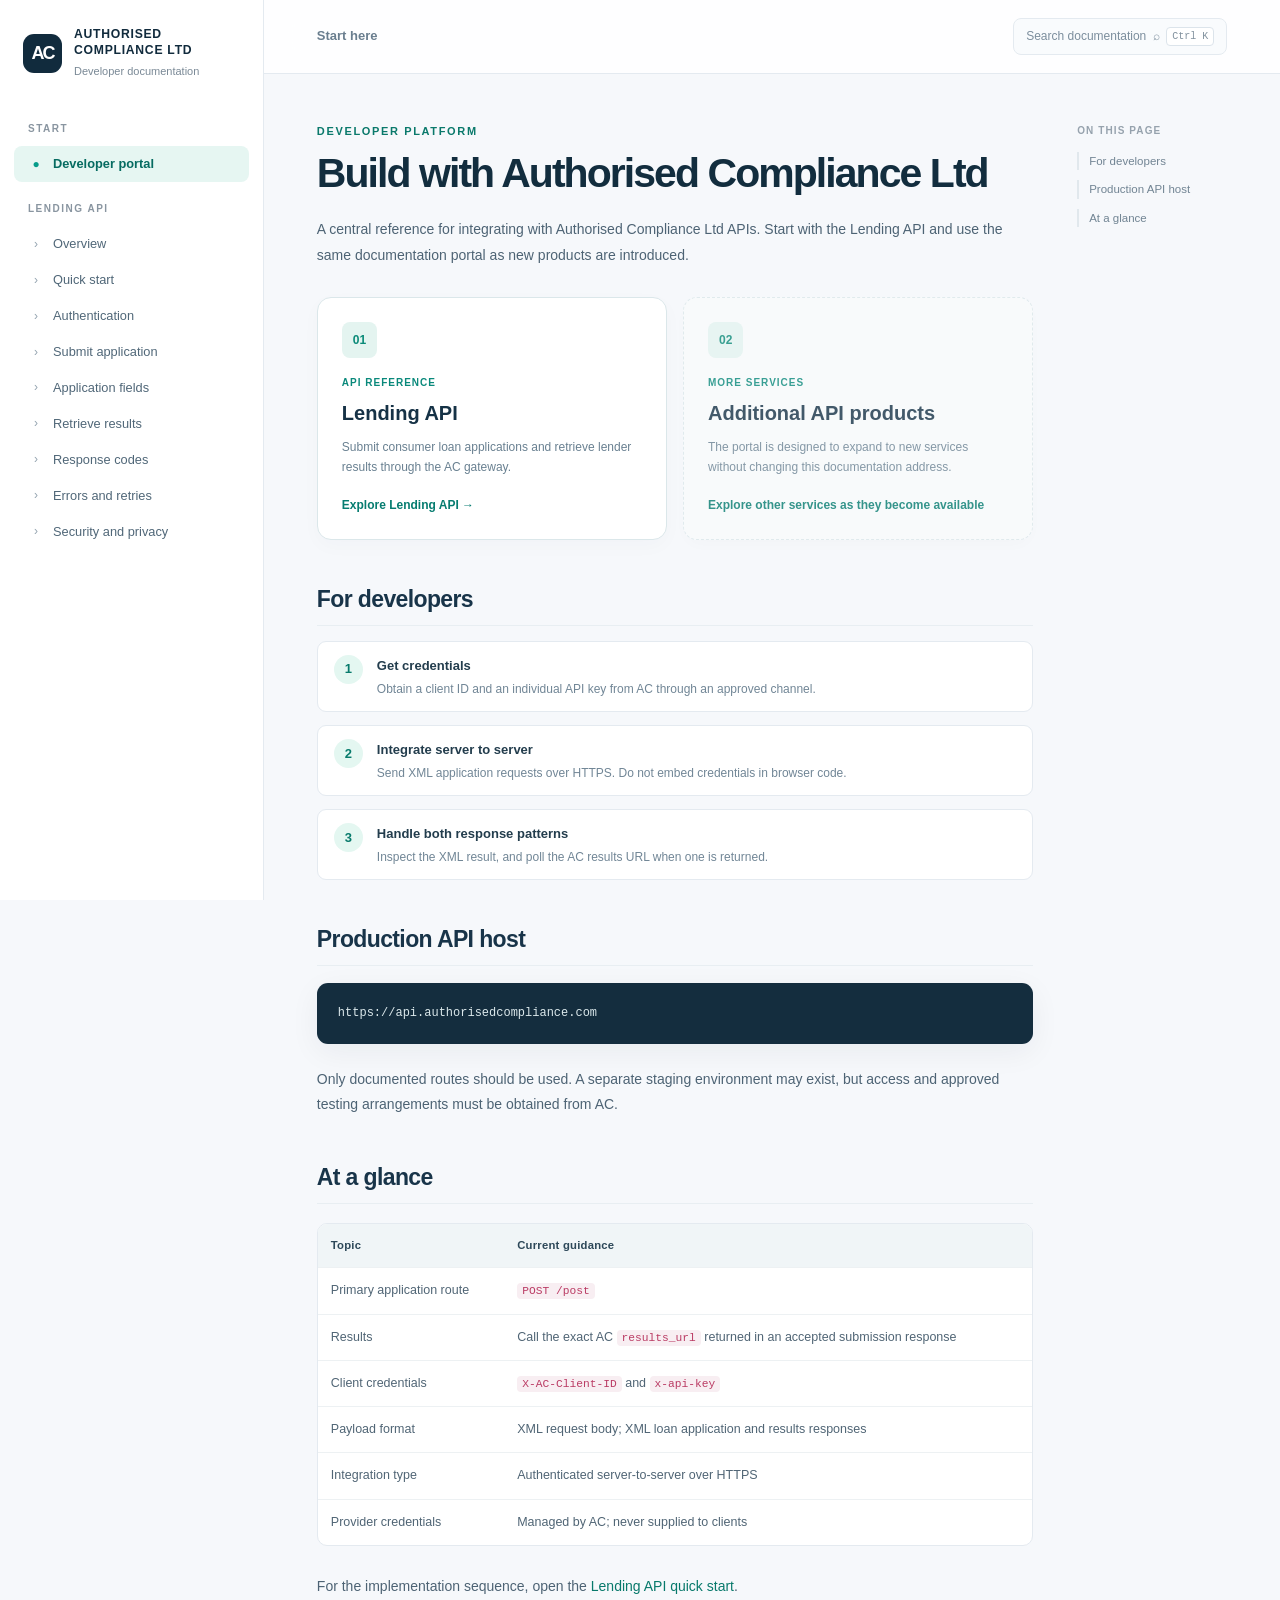
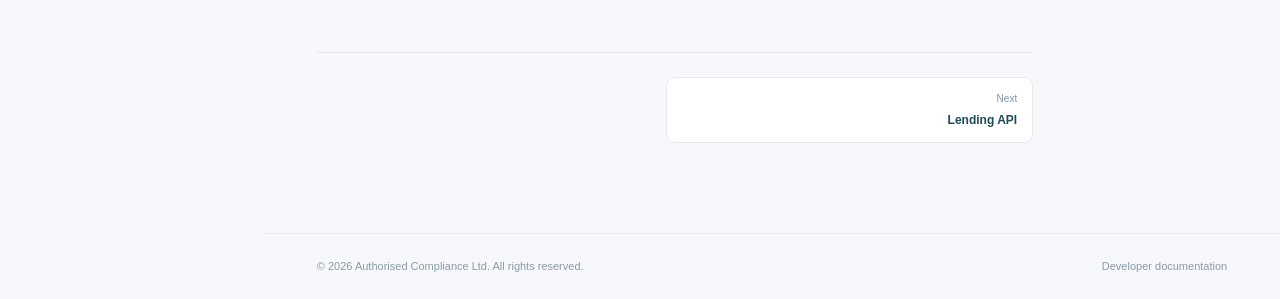
<file: index.html>
<!doctype html><html lang="en"><head><meta charset="utf-8"><meta name="viewport" content="width=device-width,initial-scale=1"><meta name="color-scheme" content="light"><meta name="description" content="Overview of the Authorised Compliance Ltd developer portal."><title>Developer portal | Authorised Compliance Ltd Developer Docs</title><link rel="stylesheet" href="./assets/styles.css"></head><body data-root="./"><div class="overlay-shade" id="sidebar-shade"></div><div class="site"><aside class="sidebar" id="sidebar"><a class="brand" href="./"><span class="brand-logo">AC</span><span><strong>AUTHORISED<br>COMPLIANCE LTD</strong><small>Developer documentation</small></span></a><nav class="nav"><div class="nav-section">START</div><a class="active" href="./"><span class="nav-icon">&#9679;</span>Developer portal</a><div class="nav-section">LENDING API</div><a class="" href="./lending/"><span class="nav-icon">&#8250;</span>Overview</a><a class="" href="./lending/quickstart/"><span class="nav-icon">&#8250;</span>Quick start</a><a class="" href="./lending/authentication/"><span class="nav-icon">&#8250;</span>Authentication</a><a class="" href="./lending/submit/"><span class="nav-icon">&#8250;</span>Submit application</a><a class="" href="./lending/fields/"><span class="nav-icon">&#8250;</span>Application fields</a><a class="" href="./lending/results/"><span class="nav-icon">&#8250;</span>Retrieve results</a><a class="" href="./lending/responses/"><span class="nav-icon">&#8250;</span>Response codes</a><a class="" href="./lending/errors/"><span class="nav-icon">&#8250;</span>Errors and retries</a><a class="" href="./lending/security/"><span class="nav-icon">&#8250;</span>Security and privacy</a></nav></aside><div class="main"><header class="topbar"><button class="menu-button" aria-label="Open navigation" id="menu-open">&#9776;</button><span class="toplabel">Start here</span><div class="top-actions"><button type="button" class="search-trigger" data-open-search><span>Search documentation</span>&#8981; <kbd>Ctrl K</kbd></button></div></header><div class="content-wrap"><main class="article"><div class="eyebrow">DEVELOPER PLATFORM</div>

<h1 id="build-with-authorised-compliance">Build with Authorised Compliance Ltd</h1>
<p>A central reference for integrating with Authorised Compliance Ltd APIs. Start with the Lending API and use the same documentation portal as new products are introduced.</p>


<div class="home-tiles">
  <a class="feature-tile" data-site-link="lending" href="lending/"><span class="tile-icon">01</span><span class="tile-kicker">API REFERENCE</span><strong>Lending API</strong><span>Submit consumer loan applications and retrieve lender results through the AC gateway.</span><span class="tile-cta">Explore Lending API &rarr;</span></a>
  <div class="feature-tile future"><span class="tile-icon">02</span><span class="tile-kicker">MORE SERVICES</span><strong>Additional API products</strong><span>The portal is designed to expand to new services without changing this documentation address.</span><span class="tile-cta">Explore other services as they become available</span></div>
</div>

<h2 id="for-developers">For developers</h2>
<div class="step-list"><div><b>1</b><span><strong>Get credentials</strong><small>Obtain a client ID and an individual API key from AC through an approved channel.</small></span></div><div><b>2</b><span><strong>Integrate server to server</strong><small>Send XML application requests over HTTPS. Do not embed credentials in browser code.</small></span></div><div><b>3</b><span><strong>Handle both response patterns</strong><small>Inspect the XML result, and poll the AC results URL when one is returned.</small></span></div></div>

<h2 id="production-api-host">Production API host</h2>
<pre><code class="language-text">https://api.authorisedcompliance.com
</code></pre>
<p>Only documented routes should be used. A separate staging environment may exist, but access and approved testing arrangements must be obtained from AC.</p>
<h2 id="at-a-glance">At a glance</h2>
<table>
<thead>
<tr>
  <th>Topic</th>
  <th>Current guidance</th>
</tr>
</thead>
<tbody>
<tr>
  <td>Primary application route</td>
  <td><code>POST /post</code></td>
</tr>
<tr>
  <td>Results</td>
  <td>Call the exact AC <code>results_url</code> returned in an accepted submission response</td>
</tr>
<tr>
  <td>Client credentials</td>
  <td><code>X-AC-Client-ID</code> and <code>x-api-key</code></td>
</tr>
<tr>
  <td>Payload format</td>
  <td>XML request body; XML loan application and results responses</td>
</tr>
<tr>
  <td>Integration type</td>
  <td>Authenticated server-to-server over HTTPS</td>
</tr>
<tr>
  <td>Provider credentials</td>
  <td>Managed by AC; never supplied to clients</td>
</tr>
</tbody>
</table>
<p>For the implementation sequence, open the <a href="lending/quickstart/">Lending API quick start</a>.</p>
<nav class="page-nav"><span style="flex:1"></span><a href="./lending/"><small>Next</small>Lending API</a></nav></main><aside class="toc" aria-label="On this page"><h4>On this page</h4><a href="#for-developers">For developers</a><a href="#production-api-host">Production API host</a><a href="#at-a-glance">At a glance</a></aside></div><footer class="footer"><span>&copy; 2026 Authorised Compliance Ltd. All rights reserved.</span><span>Developer documentation</span></footer></div></div><div class="search-overlay" id="search-overlay" role="dialog" aria-modal="true" aria-label="Search documentation"><div class="search-panel"><div class="search-top"><span>&#8981;</span><input id="search-input" autocomplete="off" aria-label="Search documentation" placeholder="Search API reference..."><button class="search-close" id="search-close">Esc</button></div><div id="search-results" class="search-results"></div></div></div><script src="./assets/site.js" defer></script></body></html>
</file>
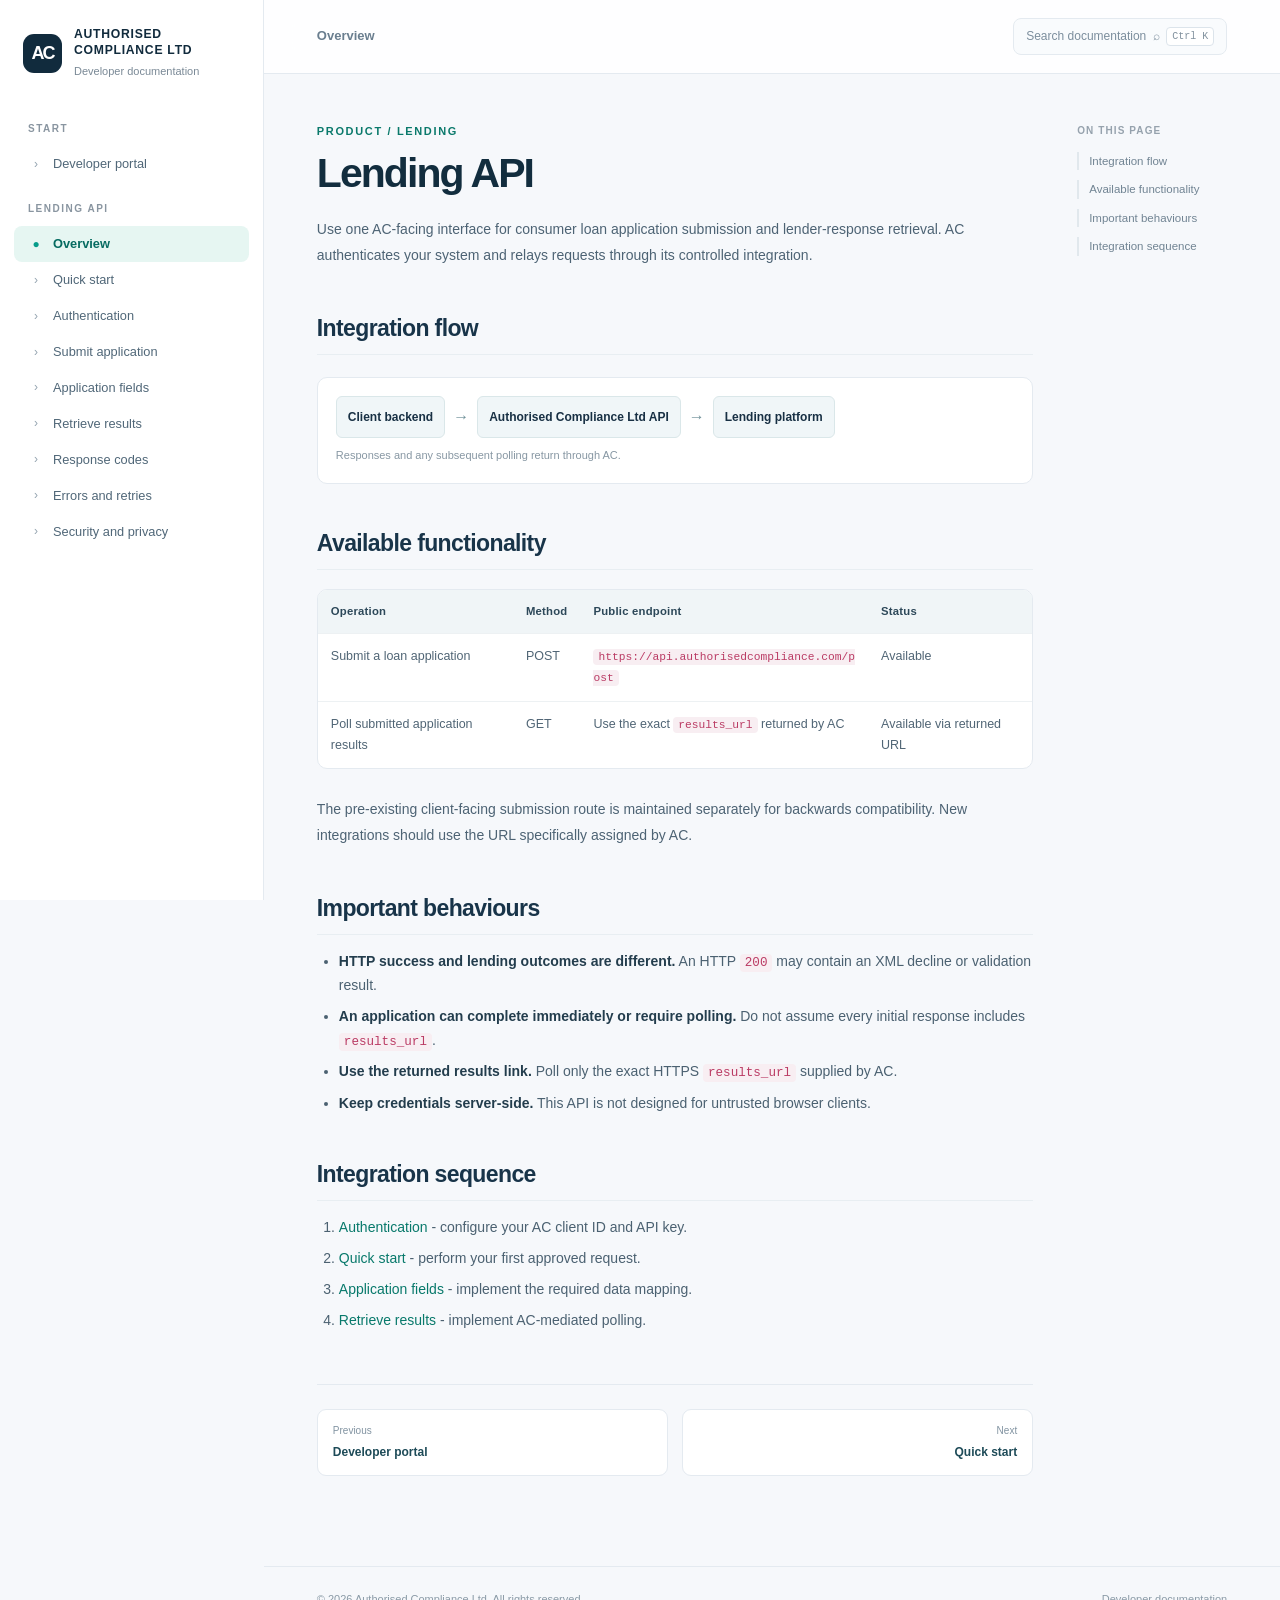
<file: lending/index.html>
<!doctype html><html lang="en"><head><meta charset="utf-8"><meta name="viewport" content="width=device-width,initial-scale=1"><meta name="color-scheme" content="light"><meta name="description" content="The current Authorised Compliance Ltd lending integration."><title>Lending API | Authorised Compliance Ltd Developer Docs</title><link rel="stylesheet" href="../assets/styles.css"></head><body data-root="../"><div class="overlay-shade" id="sidebar-shade"></div><div class="site"><aside class="sidebar" id="sidebar"><a class="brand" href="../"><span class="brand-logo">AC</span><span><strong>AUTHORISED<br>COMPLIANCE LTD</strong><small>Developer documentation</small></span></a><nav class="nav"><div class="nav-section">START</div><a class="" href="../"><span class="nav-icon">&#8250;</span>Developer portal</a><div class="nav-section">LENDING API</div><a class="active" href="../lending/"><span class="nav-icon">&#9679;</span>Overview</a><a class="" href="../lending/quickstart/"><span class="nav-icon">&#8250;</span>Quick start</a><a class="" href="../lending/authentication/"><span class="nav-icon">&#8250;</span>Authentication</a><a class="" href="../lending/submit/"><span class="nav-icon">&#8250;</span>Submit application</a><a class="" href="../lending/fields/"><span class="nav-icon">&#8250;</span>Application fields</a><a class="" href="../lending/results/"><span class="nav-icon">&#8250;</span>Retrieve results</a><a class="" href="../lending/responses/"><span class="nav-icon">&#8250;</span>Response codes</a><a class="" href="../lending/errors/"><span class="nav-icon">&#8250;</span>Errors and retries</a><a class="" href="../lending/security/"><span class="nav-icon">&#8250;</span>Security and privacy</a></nav></aside><div class="main"><header class="topbar"><button class="menu-button" aria-label="Open navigation" id="menu-open">&#9776;</button><span class="toplabel">Overview</span><div class="top-actions"><button type="button" class="search-trigger" data-open-search><span>Search documentation</span>&#8981; <kbd>Ctrl K</kbd></button></div></header><div class="content-wrap"><main class="article"><div class="eyebrow">PRODUCT / LENDING</div>

<h1 id="lending-api">Lending API</h1>
<p>Use one AC-facing interface for consumer loan application submission and lender-response retrieval. AC authenticates your system and relays requests through its controlled integration.</p>


<h2 id="integration-flow">Integration flow</h2>
<div class="diagram"><span>Client backend</span><i>&rarr;</i><span>Authorised Compliance Ltd API</span><i>&rarr;</i><span>Lending platform</span><small>Responses and any subsequent polling return through AC.</small></div>

<h2 id="available-functionality">Available functionality</h2>
<table>
<thead>
<tr>
  <th>Operation</th>
  <th>Method</th>
  <th>Public endpoint</th>
  <th>Status</th>
</tr>
</thead>
<tbody>
<tr>
  <td>Submit a loan application</td>
  <td>POST</td>
  <td><code>https://api.authorisedcompliance.com/post</code></td>
  <td>Available</td>
</tr>
<tr>
  <td>Poll submitted application results</td>
  <td>GET</td>
  <td>Use the exact <code>results_url</code> returned by AC</td>
  <td>Available via returned URL</td>
</tr>
</tbody>
</table>
<p>The pre-existing client-facing submission route is maintained separately for backwards compatibility. New integrations should use the URL specifically assigned by AC.</p>
<h2 id="important-behaviours">Important behaviours</h2>
<ul>
<li><strong>HTTP success and lending outcomes are different.</strong> An HTTP <code>200</code> may contain an XML decline or validation result.</li>
<li><strong>An application can complete immediately or require polling.</strong> Do not assume every initial response includes <code>results_url</code>.</li>
<li><strong>Use the returned results link.</strong> Poll only the exact HTTPS <code>results_url</code> supplied by AC.</li>
<li><strong>Keep credentials server-side.</strong> This API is not designed for untrusted browser clients.</li>
</ul>
<h2 id="integration-sequence">Integration sequence</h2>
<ol>
<li><a href="authentication/">Authentication</a> - configure your AC client ID and API key.</li>
<li><a href="quickstart/">Quick start</a> - perform your first approved request.</li>
<li><a href="fields/">Application fields</a> - implement the required data mapping.</li>
<li><a href="results/">Retrieve results</a> - implement AC-mediated polling.</li>

</ol>
<nav class="page-nav"><a href="../"><small>Previous</small>Developer portal</a><a href="../lending/quickstart/"><small>Next</small>Quick start</a></nav></main><aside class="toc" aria-label="On this page"><h4>On this page</h4><a href="#integration-flow">Integration flow</a><a href="#available-functionality">Available functionality</a><a href="#important-behaviours">Important behaviours</a><a href="#integration-sequence">Integration sequence</a></aside></div><footer class="footer"><span>&copy; 2026 Authorised Compliance Ltd. All rights reserved.</span><span>Developer documentation</span></footer></div></div><div class="search-overlay" id="search-overlay" role="dialog" aria-modal="true" aria-label="Search documentation"><div class="search-panel"><div class="search-top"><span>&#8981;</span><input id="search-input" autocomplete="off" aria-label="Search documentation" placeholder="Search API reference..."><button class="search-close" id="search-close">Esc</button></div><div id="search-results" class="search-results"></div></div></div><script src="../assets/site.js" defer></script></body></html>
</file>
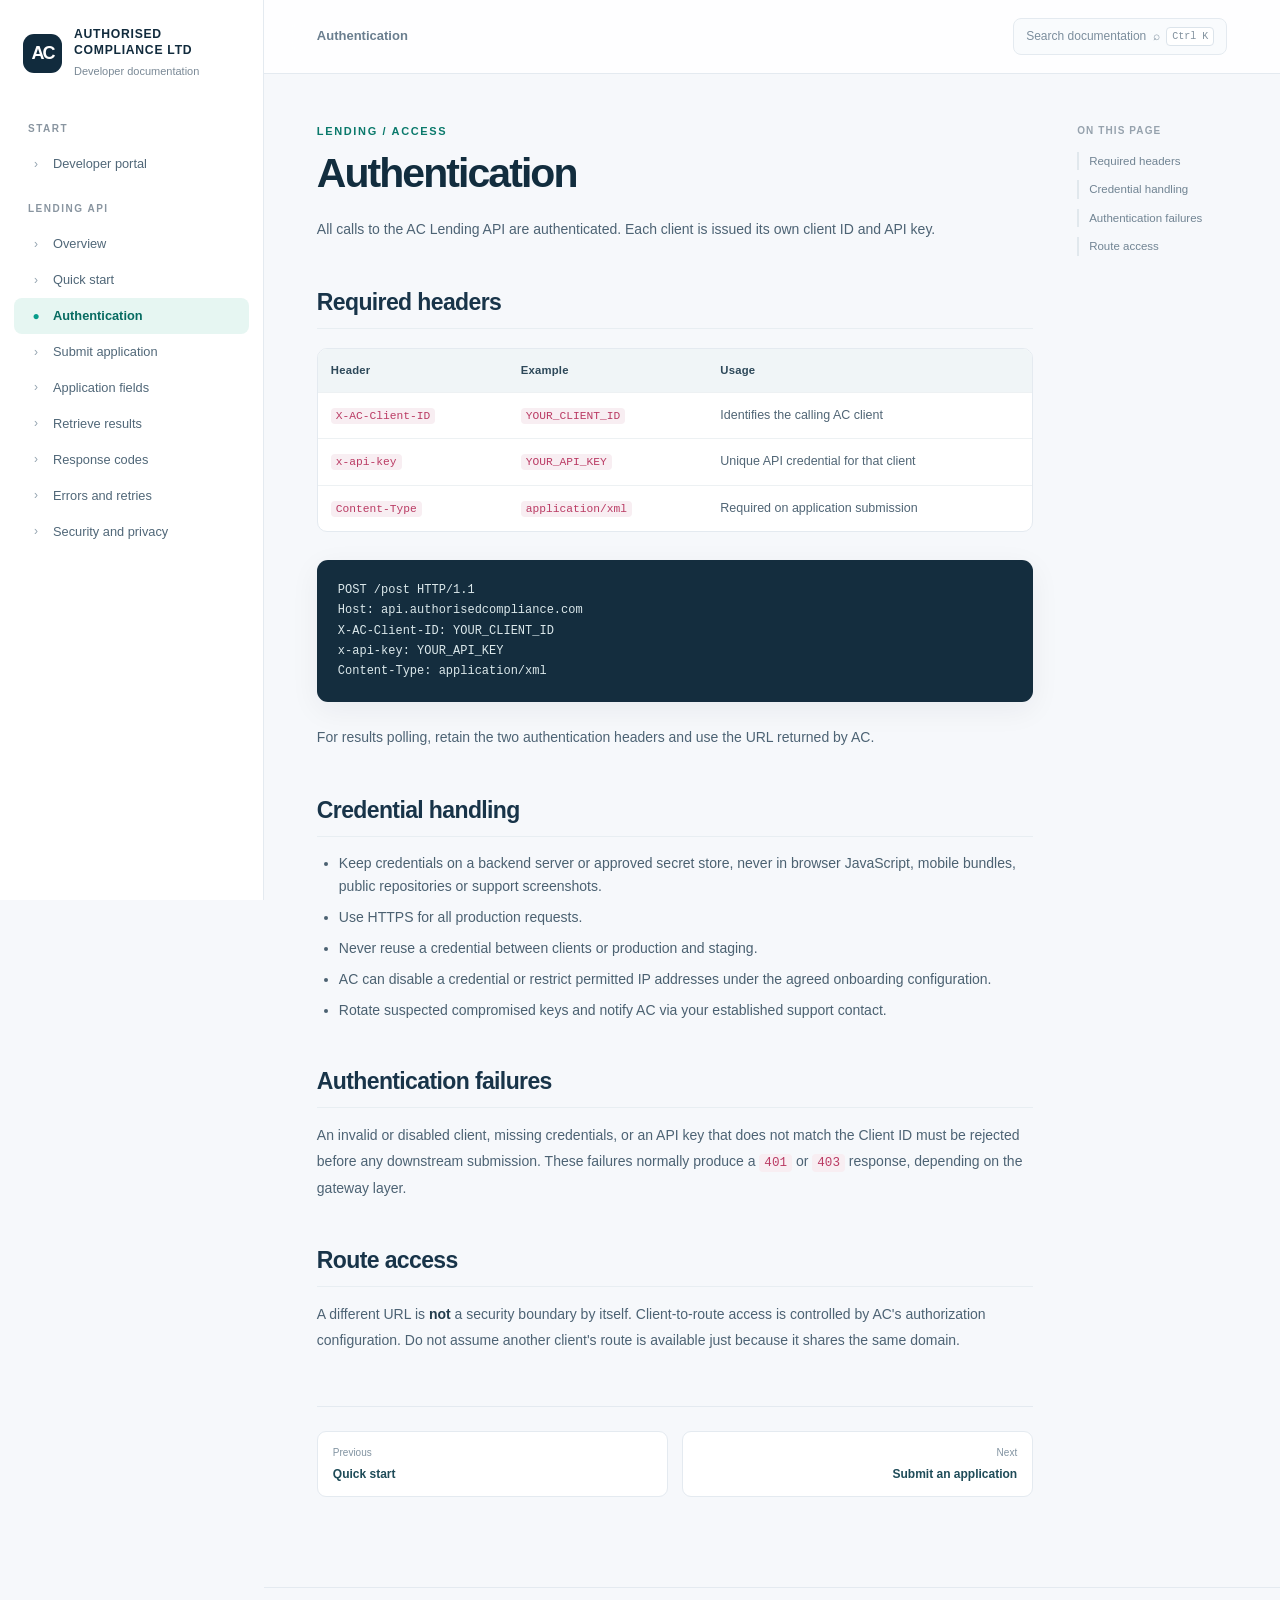
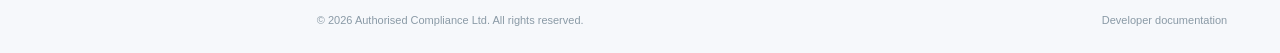
<file: lending/authentication/index.html>
<!doctype html><html lang="en"><head><meta charset="utf-8"><meta name="viewport" content="width=device-width,initial-scale=1"><meta name="color-scheme" content="light"><meta name="description" content="Client ID, API key and access rules."><title>Authentication | Authorised Compliance Ltd Developer Docs</title><link rel="stylesheet" href="../../assets/styles.css"></head><body data-root="../../"><div class="overlay-shade" id="sidebar-shade"></div><div class="site"><aside class="sidebar" id="sidebar"><a class="brand" href="../../"><span class="brand-logo">AC</span><span><strong>AUTHORISED<br>COMPLIANCE LTD</strong><small>Developer documentation</small></span></a><nav class="nav"><div class="nav-section">START</div><a class="" href="../../"><span class="nav-icon">&#8250;</span>Developer portal</a><div class="nav-section">LENDING API</div><a class="" href="../../lending/"><span class="nav-icon">&#8250;</span>Overview</a><a class="" href="../../lending/quickstart/"><span class="nav-icon">&#8250;</span>Quick start</a><a class="active" href="../../lending/authentication/"><span class="nav-icon">&#9679;</span>Authentication</a><a class="" href="../../lending/submit/"><span class="nav-icon">&#8250;</span>Submit application</a><a class="" href="../../lending/fields/"><span class="nav-icon">&#8250;</span>Application fields</a><a class="" href="../../lending/results/"><span class="nav-icon">&#8250;</span>Retrieve results</a><a class="" href="../../lending/responses/"><span class="nav-icon">&#8250;</span>Response codes</a><a class="" href="../../lending/errors/"><span class="nav-icon">&#8250;</span>Errors and retries</a><a class="" href="../../lending/security/"><span class="nav-icon">&#8250;</span>Security and privacy</a></nav></aside><div class="main"><header class="topbar"><button class="menu-button" aria-label="Open navigation" id="menu-open">&#9776;</button><span class="toplabel">Authentication</span><div class="top-actions"><button type="button" class="search-trigger" data-open-search><span>Search documentation</span>&#8981; <kbd>Ctrl K</kbd></button></div></header><div class="content-wrap"><main class="article"><div class="eyebrow">LENDING / ACCESS</div>

<h1 id="authentication">Authentication</h1>
<p>All calls to the AC Lending API are authenticated. Each client is issued its own client ID and API key.</p>
<h2 id="required-headers">Required headers</h2>
<table>
<thead>
<tr>
  <th>Header</th>
  <th>Example</th>
  <th>Usage</th>
</tr>
</thead>
<tbody>
<tr>
  <td><code>X-AC-Client-ID</code></td>
  <td><code>YOUR_CLIENT_ID</code></td>
  <td>Identifies the calling AC client</td>
</tr>
<tr>
  <td><code>x-api-key</code></td>
  <td><code>YOUR_API_KEY</code></td>
  <td>Unique API credential for that client</td>
</tr>
<tr>
  <td><code>Content-Type</code></td>
  <td><code>application/xml</code></td>
  <td>Required on application submission</td>
</tr>
</tbody>
</table>
<pre><code class="language-http">POST /post HTTP/1.1
Host: api.authorisedcompliance.com
X-AC-Client-ID: YOUR_CLIENT_ID
x-api-key: YOUR_API_KEY
Content-Type: application/xml
</code></pre>
<p>For results polling, retain the two authentication headers and use the URL returned by AC.</p>
<h2 id="credential-handling">Credential handling</h2>
<ul>
<li>Keep credentials on a backend server or approved secret store, never in browser JavaScript, mobile bundles, public repositories or support screenshots.</li>
<li>Use HTTPS for all production requests.</li>
<li>Never reuse a credential between clients or production and staging.</li>
<li>AC can disable a credential or restrict permitted IP addresses under the agreed onboarding configuration.</li>
<li>Rotate suspected compromised keys and notify AC via your established support contact.</li>
</ul>
<h2 id="authentication-failures">Authentication failures</h2>
<p>An invalid or disabled client, missing credentials, or an API key that does not match the Client ID must be rejected before any downstream submission. These failures normally produce a <code>401</code> or <code>403</code> response, depending on the gateway layer.</p>
<h2 id="route-access">Route access</h2>
<p>A different URL is <strong>not</strong> a security boundary by itself. Client-to-route access is controlled by AC's authorization configuration. Do not assume another client's route is available just because it shares the same domain.</p>
<nav class="page-nav"><a href="../../lending/quickstart/"><small>Previous</small>Quick start</a><a href="../../lending/submit/"><small>Next</small>Submit an application</a></nav></main><aside class="toc" aria-label="On this page"><h4>On this page</h4><a href="#required-headers">Required headers</a><a href="#credential-handling">Credential handling</a><a href="#authentication-failures">Authentication failures</a><a href="#route-access">Route access</a></aside></div><footer class="footer"><span>&copy; 2026 Authorised Compliance Ltd. All rights reserved.</span><span>Developer documentation</span></footer></div></div><div class="search-overlay" id="search-overlay" role="dialog" aria-modal="true" aria-label="Search documentation"><div class="search-panel"><div class="search-top"><span>&#8981;</span><input id="search-input" autocomplete="off" aria-label="Search documentation" placeholder="Search API reference..."><button class="search-close" id="search-close">Esc</button></div><div id="search-results" class="search-results"></div></div></div><script src="../../assets/site.js" defer></script></body></html>
</file>
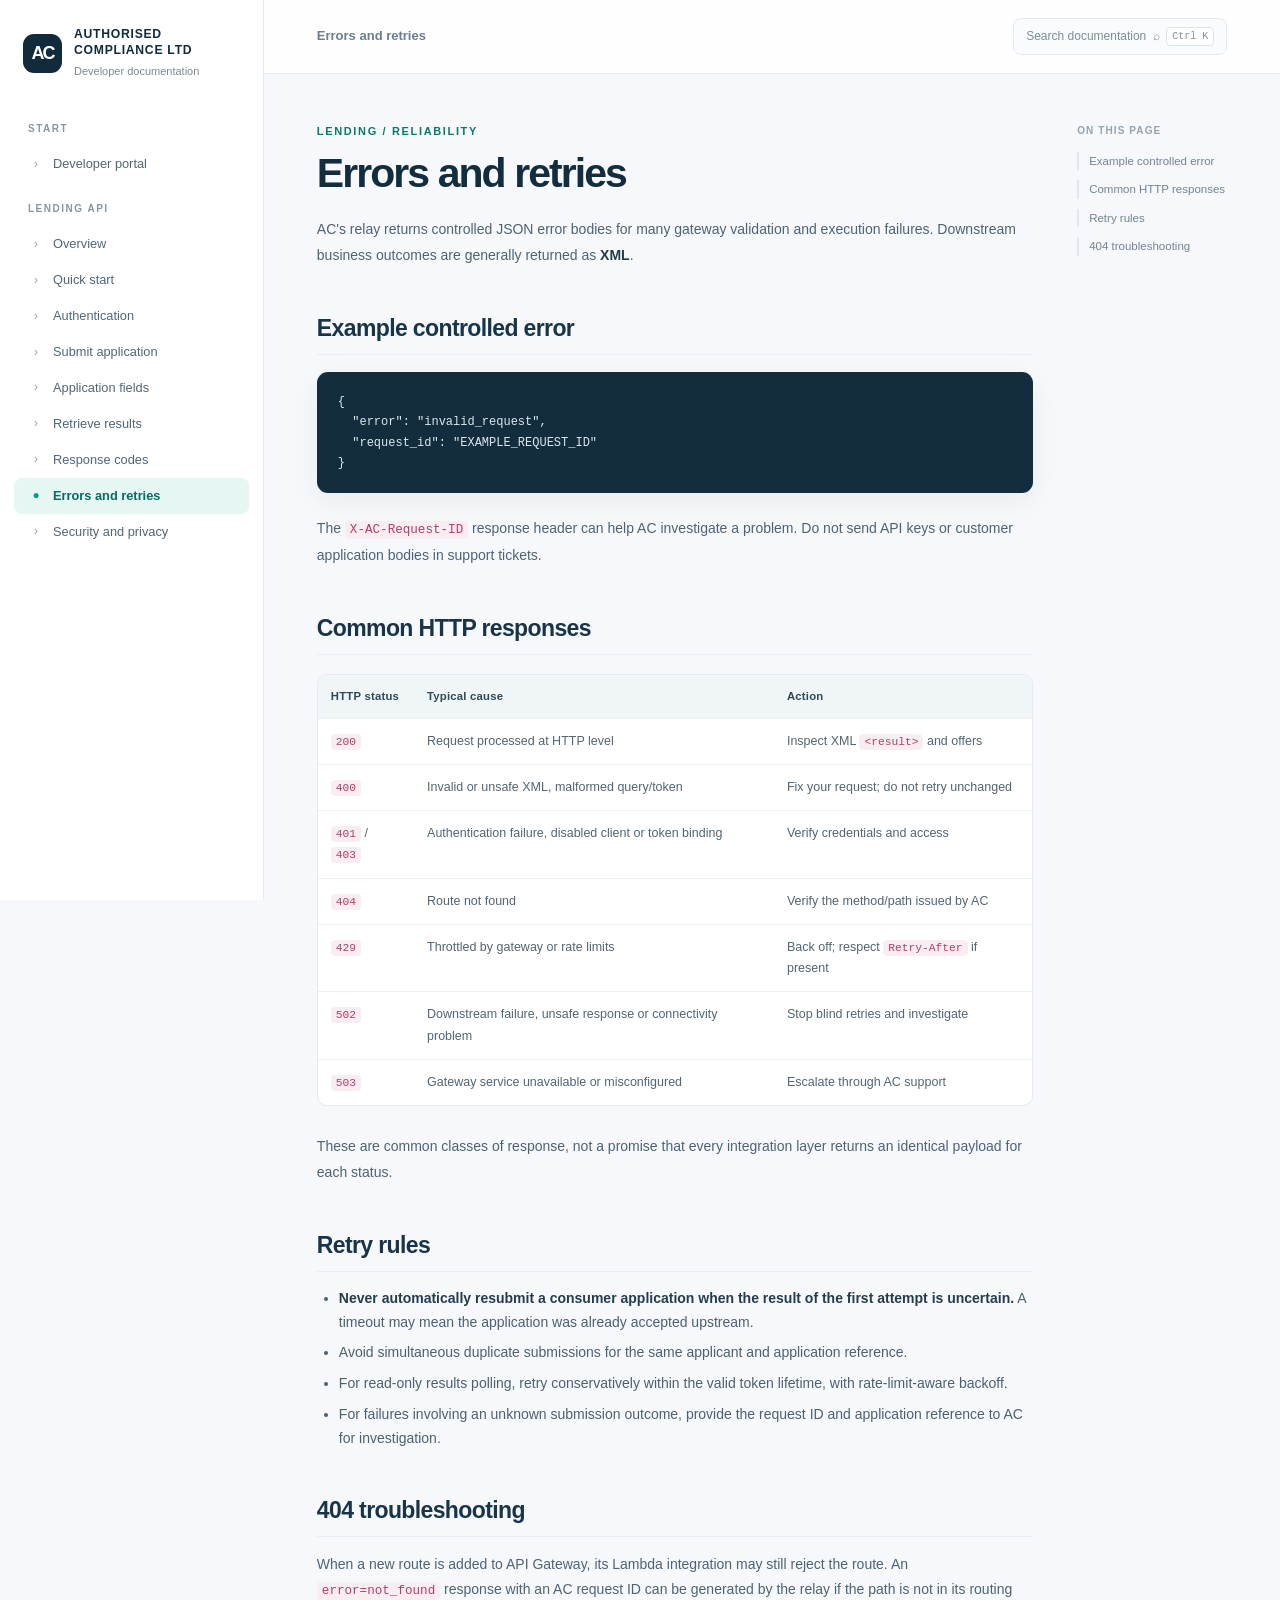
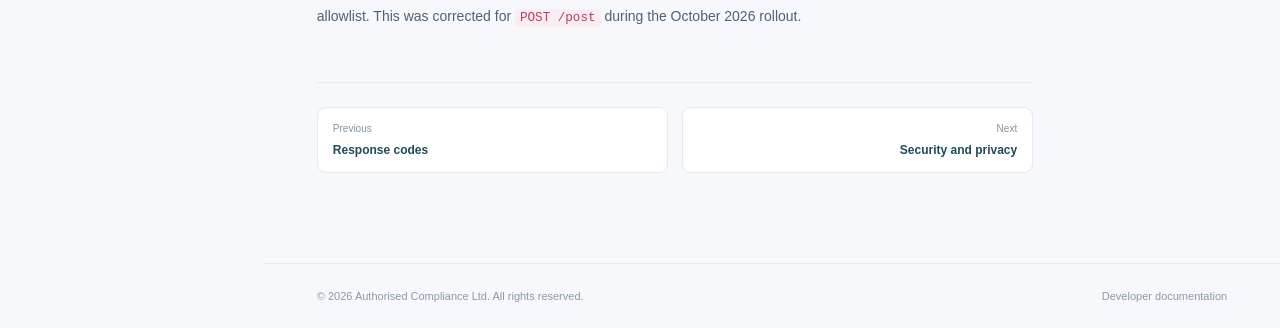
<file: lending/errors/index.html>
<!doctype html><html lang="en"><head><meta charset="utf-8"><meta name="viewport" content="width=device-width,initial-scale=1"><meta name="color-scheme" content="light"><meta name="description" content="HTTP error handling and safe recovery."><title>Errors and retries | Authorised Compliance Ltd Developer Docs</title><link rel="stylesheet" href="../../assets/styles.css"></head><body data-root="../../"><div class="overlay-shade" id="sidebar-shade"></div><div class="site"><aside class="sidebar" id="sidebar"><a class="brand" href="../../"><span class="brand-logo">AC</span><span><strong>AUTHORISED<br>COMPLIANCE LTD</strong><small>Developer documentation</small></span></a><nav class="nav"><div class="nav-section">START</div><a class="" href="../../"><span class="nav-icon">&#8250;</span>Developer portal</a><div class="nav-section">LENDING API</div><a class="" href="../../lending/"><span class="nav-icon">&#8250;</span>Overview</a><a class="" href="../../lending/quickstart/"><span class="nav-icon">&#8250;</span>Quick start</a><a class="" href="../../lending/authentication/"><span class="nav-icon">&#8250;</span>Authentication</a><a class="" href="../../lending/submit/"><span class="nav-icon">&#8250;</span>Submit application</a><a class="" href="../../lending/fields/"><span class="nav-icon">&#8250;</span>Application fields</a><a class="" href="../../lending/results/"><span class="nav-icon">&#8250;</span>Retrieve results</a><a class="" href="../../lending/responses/"><span class="nav-icon">&#8250;</span>Response codes</a><a class="active" href="../../lending/errors/"><span class="nav-icon">&#9679;</span>Errors and retries</a><a class="" href="../../lending/security/"><span class="nav-icon">&#8250;</span>Security and privacy</a></nav></aside><div class="main"><header class="topbar"><button class="menu-button" aria-label="Open navigation" id="menu-open">&#9776;</button><span class="toplabel">Errors and retries</span><div class="top-actions"><button type="button" class="search-trigger" data-open-search><span>Search documentation</span>&#8981; <kbd>Ctrl K</kbd></button></div></header><div class="content-wrap"><main class="article"><div class="eyebrow">LENDING / RELIABILITY</div>

<h1 id="errors-and-retries">Errors and retries</h1>
<p>AC's relay returns controlled JSON error bodies for many gateway validation and execution failures. Downstream business outcomes are generally returned as <strong>XML</strong>.</p>
<h2 id="example-controlled-error">Example controlled error</h2>
<pre><code class="language-json">{
  &quot;error&quot;: &quot;invalid_request&quot;,
  &quot;request_id&quot;: &quot;EXAMPLE_REQUEST_ID&quot;
}
</code></pre>
<p>The <code>X-AC-Request-ID</code> response header can help AC investigate a problem. Do not send API keys or customer application bodies in support tickets.</p>
<h2 id="common-http-responses">Common HTTP responses</h2>
<table>
<thead>
<tr>
  <th>HTTP status</th>
  <th>Typical cause</th>
  <th>Action</th>
</tr>
</thead>
<tbody>
<tr>
  <td><code>200</code></td>
  <td>Request processed at HTTP level</td>
  <td>Inspect XML <code>&lt;result&gt;</code> and offers</td>
</tr>
<tr>
  <td><code>400</code></td>
  <td>Invalid or unsafe XML, malformed query/token</td>
  <td>Fix your request; do not retry unchanged</td>
</tr>
<tr>
  <td><code>401</code> / <code>403</code></td>
  <td>Authentication failure, disabled client or token binding</td>
  <td>Verify credentials and access</td>
</tr>
<tr>
  <td><code>404</code></td>
  <td>Route not found</td>
  <td>Verify the method/path issued by AC</td>
</tr>
<tr>
  <td><code>429</code></td>
  <td>Throttled by gateway or rate limits</td>
  <td>Back off; respect <code>Retry-After</code> if present</td>
</tr>
<tr>
  <td><code>502</code></td>
  <td>Downstream failure, unsafe response or connectivity problem</td>
  <td>Stop blind retries and investigate</td>
</tr>
<tr>
  <td><code>503</code></td>
  <td>Gateway service unavailable or misconfigured</td>
  <td>Escalate through AC support</td>
</tr>
</tbody>
</table>
<p>These are common classes of response, not a promise that every integration layer returns an identical payload for each status.</p>
<h2 id="retry-rules">Retry rules</h2>
<ul>
<li><strong>Never automatically resubmit a consumer application when the result of the first attempt is uncertain.</strong> A timeout may mean the application was already accepted upstream.</li>
<li>Avoid simultaneous duplicate submissions for the same applicant and application reference.</li>
<li>For read-only results polling, retry conservatively within the valid token lifetime, with rate-limit-aware backoff.</li>
<li>For failures involving an unknown submission outcome, provide the request ID and application reference to AC for investigation.</li>
</ul>
<h2 id="404-troubleshooting">404 troubleshooting</h2>
<p>When a new route is added to API Gateway, its Lambda integration may still reject the route. An <code>error=not_found</code> response with an AC request ID can be generated by the relay if the path is not in its routing allowlist. This was corrected for <code>POST /post</code> during the October 2026 rollout.</p>
<nav class="page-nav"><a href="../../lending/responses/"><small>Previous</small>Response codes</a><a href="../../lending/security/"><small>Next</small>Security and privacy</a></nav></main><aside class="toc" aria-label="On this page"><h4>On this page</h4><a href="#example-controlled-error">Example controlled error</a><a href="#common-http-responses">Common HTTP responses</a><a href="#retry-rules">Retry rules</a><a href="#404-troubleshooting">404 troubleshooting</a></aside></div><footer class="footer"><span>&copy; 2026 Authorised Compliance Ltd. All rights reserved.</span><span>Developer documentation</span></footer></div></div><div class="search-overlay" id="search-overlay" role="dialog" aria-modal="true" aria-label="Search documentation"><div class="search-panel"><div class="search-top"><span>&#8981;</span><input id="search-input" autocomplete="off" aria-label="Search documentation" placeholder="Search API reference..."><button class="search-close" id="search-close">Esc</button></div><div id="search-results" class="search-results"></div></div></div><script src="../../assets/site.js" defer></script></body></html>
</file>
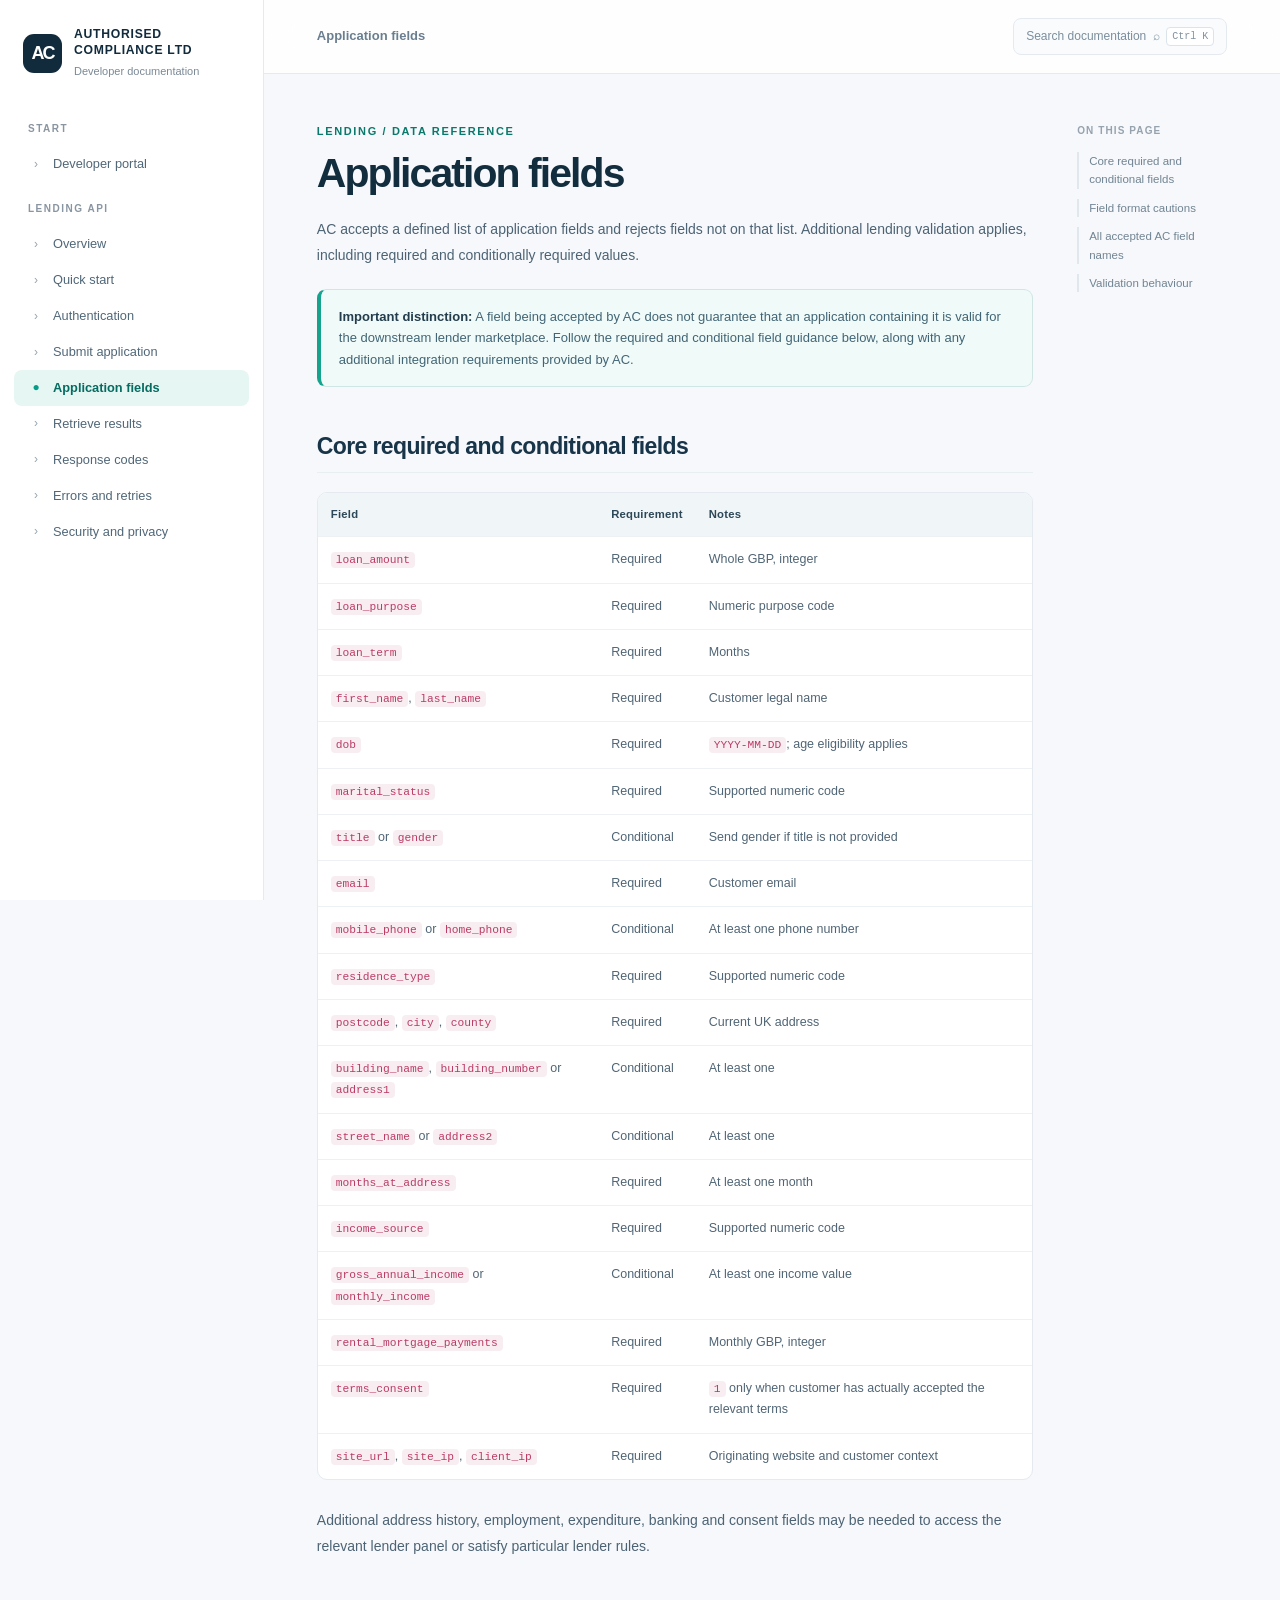
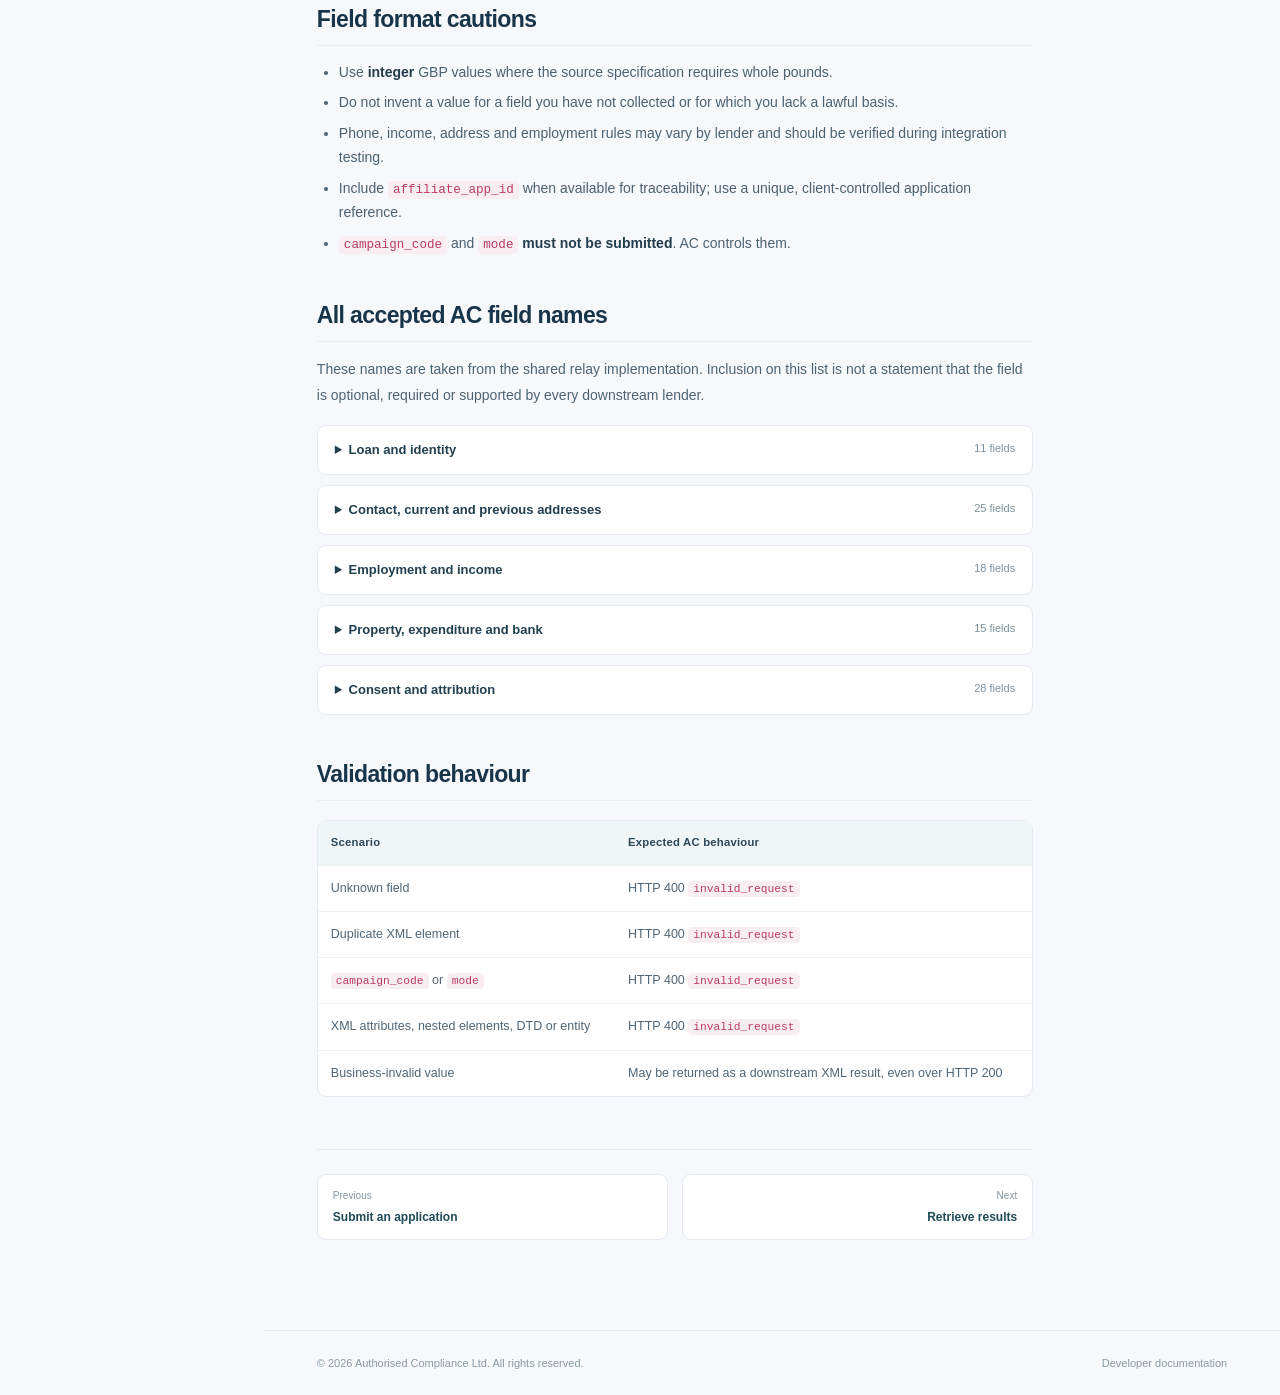
<file: lending/fields/index.html>
<!doctype html><html lang="en"><head><meta charset="utf-8"><meta name="viewport" content="width=device-width,initial-scale=1"><meta name="color-scheme" content="light"><meta name="description" content="Required fields and supported parameter names."><title>Application fields | Authorised Compliance Ltd Developer Docs</title><link rel="stylesheet" href="../../assets/styles.css"></head><body data-root="../../"><div class="overlay-shade" id="sidebar-shade"></div><div class="site"><aside class="sidebar" id="sidebar"><a class="brand" href="../../"><span class="brand-logo">AC</span><span><strong>AUTHORISED<br>COMPLIANCE LTD</strong><small>Developer documentation</small></span></a><nav class="nav"><div class="nav-section">START</div><a class="" href="../../"><span class="nav-icon">&#8250;</span>Developer portal</a><div class="nav-section">LENDING API</div><a class="" href="../../lending/"><span class="nav-icon">&#8250;</span>Overview</a><a class="" href="../../lending/quickstart/"><span class="nav-icon">&#8250;</span>Quick start</a><a class="" href="../../lending/authentication/"><span class="nav-icon">&#8250;</span>Authentication</a><a class="" href="../../lending/submit/"><span class="nav-icon">&#8250;</span>Submit application</a><a class="active" href="../../lending/fields/"><span class="nav-icon">&#9679;</span>Application fields</a><a class="" href="../../lending/results/"><span class="nav-icon">&#8250;</span>Retrieve results</a><a class="" href="../../lending/responses/"><span class="nav-icon">&#8250;</span>Response codes</a><a class="" href="../../lending/errors/"><span class="nav-icon">&#8250;</span>Errors and retries</a><a class="" href="../../lending/security/"><span class="nav-icon">&#8250;</span>Security and privacy</a></nav></aside><div class="main"><header class="topbar"><button class="menu-button" aria-label="Open navigation" id="menu-open">&#9776;</button><span class="toplabel">Application fields</span><div class="top-actions"><button type="button" class="search-trigger" data-open-search><span>Search documentation</span>&#8981; <kbd>Ctrl K</kbd></button></div></header><div class="content-wrap"><main class="article"><div class="eyebrow">LENDING / DATA REFERENCE</div>

<h1 id="application-fields">Application fields</h1>
<p>AC accepts a defined list of application fields and rejects fields not on that list. Additional lending validation applies, including required and conditionally required values.</p>
<div class="notice"><strong>Important distinction:</strong> A field being accepted by AC does not guarantee that an application containing it is valid for the downstream lender marketplace. Follow the required and conditional field guidance below, along with any additional integration requirements provided by AC.</div>

<h2 id="core-required-and-conditional-fields">Core required and conditional fields</h2>
<table>
<thead>
<tr>
  <th>Field</th>
  <th>Requirement</th>
  <th>Notes</th>
</tr>
</thead>
<tbody>
<tr>
  <td><code>loan_amount</code></td>
  <td>Required</td>
  <td>Whole GBP, integer</td>
</tr>
<tr>
  <td><code>loan_purpose</code></td>
  <td>Required</td>
  <td>Numeric purpose code</td>
</tr>
<tr>
  <td><code>loan_term</code></td>
  <td>Required</td>
  <td>Months</td>
</tr>
<tr>
  <td><code>first_name</code>, <code>last_name</code></td>
  <td>Required</td>
  <td>Customer legal name</td>
</tr>
<tr>
  <td><code>dob</code></td>
  <td>Required</td>
  <td><code>YYYY-MM-DD</code>; age eligibility applies</td>
</tr>
<tr>
  <td><code>marital_status</code></td>
  <td>Required</td>
  <td>Supported numeric code</td>
</tr>
<tr>
  <td><code>title</code> or <code>gender</code></td>
  <td>Conditional</td>
  <td>Send gender if title is not provided</td>
</tr>
<tr>
  <td><code>email</code></td>
  <td>Required</td>
  <td>Customer email</td>
</tr>
<tr>
  <td><code>mobile_phone</code> or <code>home_phone</code></td>
  <td>Conditional</td>
  <td>At least one phone number</td>
</tr>
<tr>
  <td><code>residence_type</code></td>
  <td>Required</td>
  <td>Supported numeric code</td>
</tr>
<tr>
  <td><code>postcode</code>, <code>city</code>, <code>county</code></td>
  <td>Required</td>
  <td>Current UK address</td>
</tr>
<tr>
  <td><code>building_name</code>, <code>building_number</code> or <code>address1</code></td>
  <td>Conditional</td>
  <td>At least one</td>
</tr>
<tr>
  <td><code>street_name</code> or <code>address2</code></td>
  <td>Conditional</td>
  <td>At least one</td>
</tr>
<tr>
  <td><code>months_at_address</code></td>
  <td>Required</td>
  <td>At least one month</td>
</tr>
<tr>
  <td><code>income_source</code></td>
  <td>Required</td>
  <td>Supported numeric code</td>
</tr>
<tr>
  <td><code>gross_annual_income</code> or <code>monthly_income</code></td>
  <td>Conditional</td>
  <td>At least one income value</td>
</tr>
<tr>
  <td><code>rental_mortgage_payments</code></td>
  <td>Required</td>
  <td>Monthly GBP, integer</td>
</tr>
<tr>
  <td><code>terms_consent</code></td>
  <td>Required</td>
  <td><code>1</code> only when customer has actually accepted the relevant terms</td>
</tr>
<tr>
  <td><code>site_url</code>, <code>site_ip</code>, <code>client_ip</code></td>
  <td>Required</td>
  <td>Originating website and customer context</td>
</tr>
</tbody>
</table>
<p>Additional address history, employment, expenditure, banking and consent fields may be needed to access the relevant lender panel or satisfy particular lender rules.</p>
<h2 id="field-format-cautions">Field format cautions</h2>
<ul>
<li>Use <strong>integer</strong> GBP values where the source specification requires whole pounds.</li>
<li>Do not invent a value for a field you have not collected or for which you lack a lawful basis.</li>
<li>Phone, income, address and employment rules may vary by lender and should be verified during integration testing.</li>
<li>Include <code>affiliate_app_id</code> when available for traceability; use a unique, client-controlled application reference.</li>
<li><code>campaign_code</code> and <code>mode</code> <strong>must not be submitted</strong>. AC controls them.</li>
</ul>
<h2 id="all-accepted-ac-field-names">All accepted AC field names</h2>
<p>These names are taken from the shared relay implementation. Inclusion on this list is not a statement that the field is optional, required or supported by every downstream lender.</p>
<details class="field-group"><summary>Loan and identity <span>11 fields</span></summary><div class="field-list"><code>affiliate_app_id</code><code>loan_amount</code><code>loan_purpose</code><code>loan_term</code><code>title</code><code>first_name</code><code>last_name</code><code>gender</code><code>dob</code><code>marital_status</code><code>dependent_number</code></div></details>
<details class="field-group"><summary>Contact, current and previous addresses <span>25 fields</span></summary><div class="field-list"><code>email</code><code>mobile_phone</code><code>home_phone</code><code>residence_type</code><code>postcode</code><code>building_name</code><code>building_number</code><code>street_name</code><code>sub_building</code><code>address1</code><code>address2</code><code>city</code><code>county</code><code>months_at_address</code><code>prev_residence_type</code><code>prev_postcode</code><code>prev_building_name</code><code>prev_building_number</code><code>prev_street_name</code><code>prev_sub_building</code><code>prev_address1</code><code>prev_address2</code><code>prev_city</code><code>prev_county</code><code>prev_months_at_address</code></div></details>
<details class="field-group"><summary>Employment and income <span>18 fields</span></summary><div class="field-list"><code>income_source</code><code>employer_name</code><code>job_title</code><code>work_phone</code><code>months_at_employer</code><code>gross_annual_income</code><code>monthly_income</code><code>employment_industry</code><code>abi_industry</code><code>income_pay_frequency</code><code>income_payment_type</code><code>next_pay_date</code><code>has_other_household_income</code><code>benefits</code><code>rental_income</code><code>pension_income</code><code>additional_job_income</code><code>other_income</code></div></details>
<details class="field-group"><summary>Property, expenditure and bank <span>15 fields</span></summary><div class="field-list"><code>home_value</code><code>remaining_mortgage</code><code>mortgage_age</code><code>financial_dependent_cost</code><code>expected_monthly_expenditure_increase</code><code>rental_mortgage_payments</code><code>existing_loan_payments</code><code>other_expenses</code><code>bills</code><code>transport</code><code>food</code><code>bank_account_number</code><code>bank_sort_code</code><code>name_of_bank</code><code>time_at_bank</code></div></details>
<details class="field-group"><summary>Consent and attribution <span>28 fields</span></summary><div class="field-list"><code>terms_consent</code><code>site_url</code><code>site_ip</code><code>client_ip</code><code>client_agent</code><code>ref</code><code>keyword</code><code>gclid</code><code>keyword_gclid</code><code>match_type</code><code>network</code><code>device</code><code>v1</code><code>v2</code><code>v3</code><code>v4</code><code>v5</code><code>i1</code><code>i2</code><code>i3</code><code>i4</code><code>i5</code><code>opt_sms</code><code>opt_email</code><code>opt_phone</code><code>opt_post</code><code>opt_cookie</code><code>whatsapp_consent</code></div></details>

<h2 id="validation-behaviour">Validation behaviour</h2>
<table>
<thead>
<tr>
  <th>Scenario</th>
  <th>Expected AC behaviour</th>
</tr>
</thead>
<tbody>
<tr>
  <td>Unknown field</td>
  <td>HTTP 400 <code>invalid_request</code></td>
</tr>
<tr>
  <td>Duplicate XML element</td>
  <td>HTTP 400 <code>invalid_request</code></td>
</tr>
<tr>
  <td><code>campaign_code</code> or <code>mode</code></td>
  <td>HTTP 400 <code>invalid_request</code></td>
</tr>
<tr>
  <td>XML attributes, nested elements, DTD or entity</td>
  <td>HTTP 400 <code>invalid_request</code></td>
</tr>
<tr>
  <td>Business-invalid value</td>
  <td>May be returned as a downstream XML result, even over HTTP 200</td>
</tr>
</tbody>
</table>
<nav class="page-nav"><a href="../../lending/submit/"><small>Previous</small>Submit an application</a><a href="../../lending/results/"><small>Next</small>Retrieve results</a></nav></main><aside class="toc" aria-label="On this page"><h4>On this page</h4><a href="#core-required-and-conditional-fields">Core required and conditional fields</a><a href="#field-format-cautions">Field format cautions</a><a href="#all-accepted-ac-field-names">All accepted AC field names</a><a href="#validation-behaviour">Validation behaviour</a></aside></div><footer class="footer"><span>&copy; 2026 Authorised Compliance Ltd. All rights reserved.</span><span>Developer documentation</span></footer></div></div><div class="search-overlay" id="search-overlay" role="dialog" aria-modal="true" aria-label="Search documentation"><div class="search-panel"><div class="search-top"><span>&#8981;</span><input id="search-input" autocomplete="off" aria-label="Search documentation" placeholder="Search API reference..."><button class="search-close" id="search-close">Esc</button></div><div id="search-results" class="search-results"></div></div></div><script src="../../assets/site.js" defer></script></body></html>
</file>
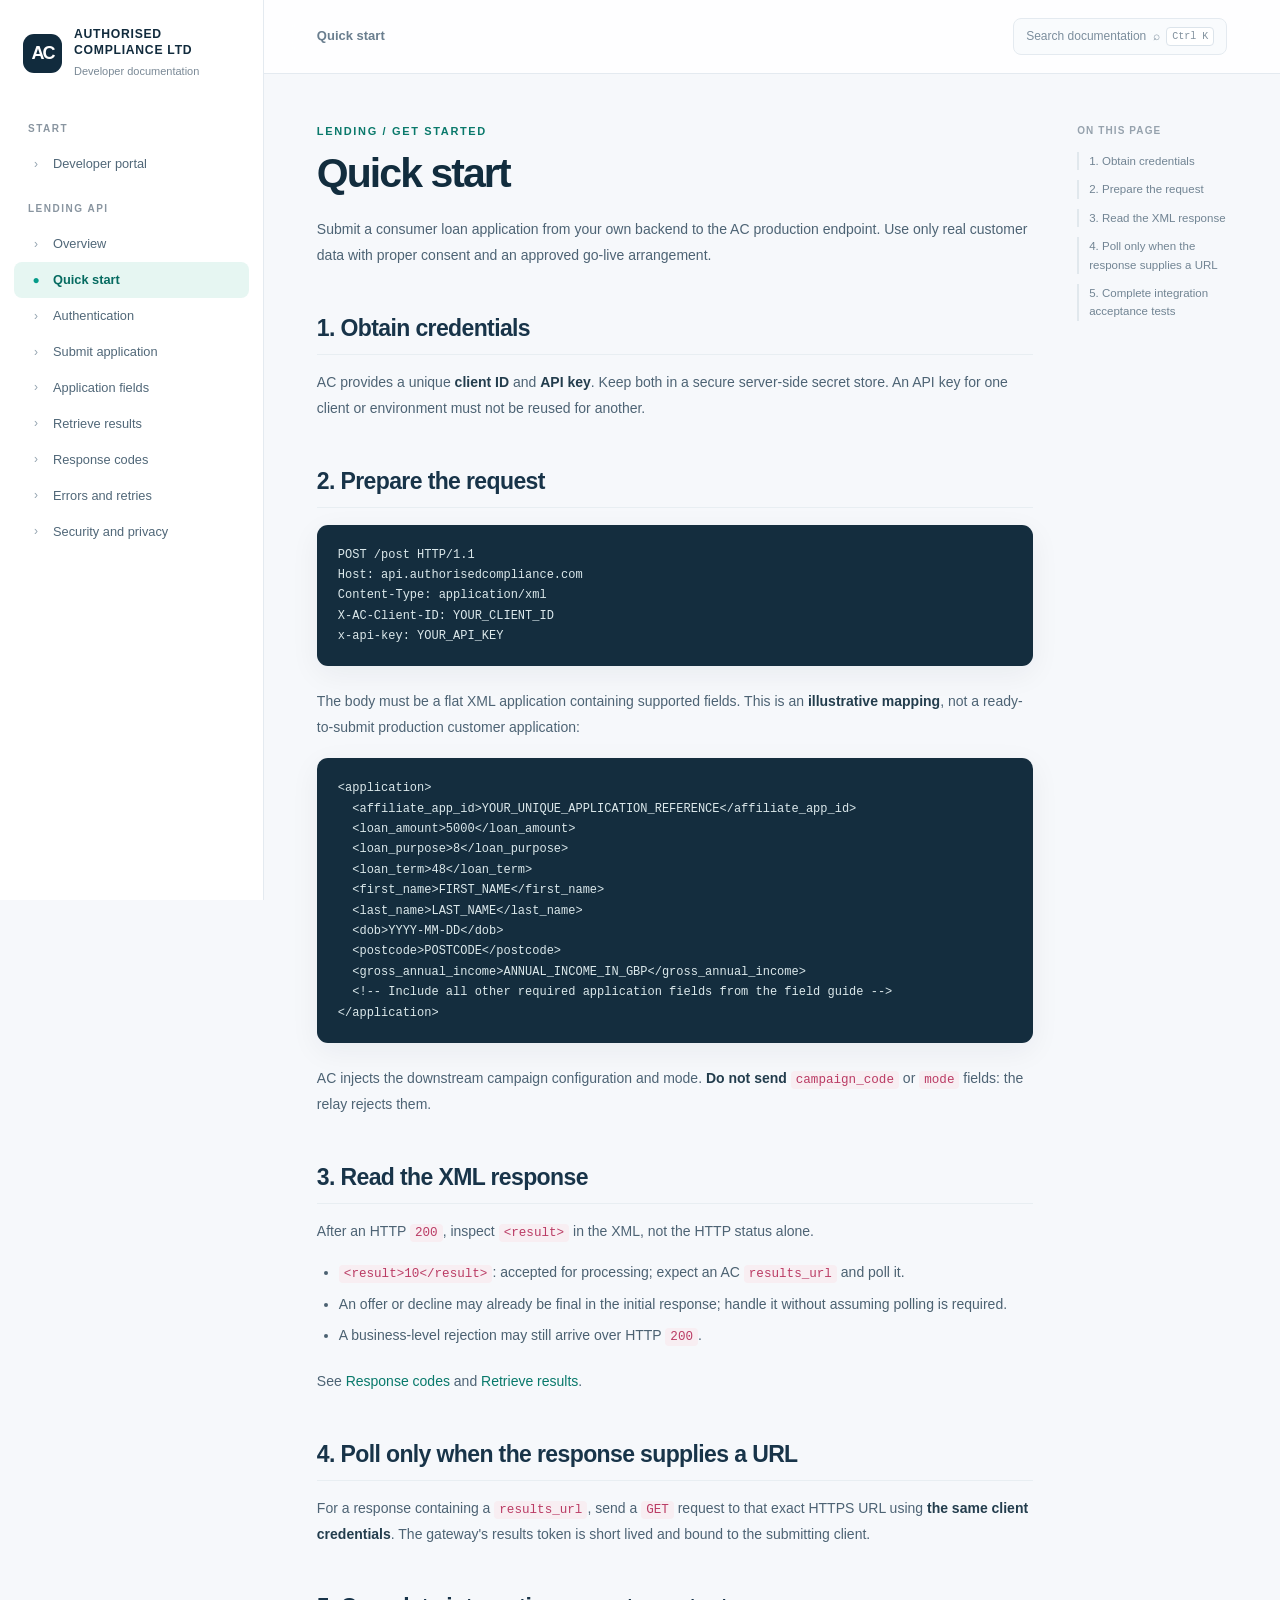
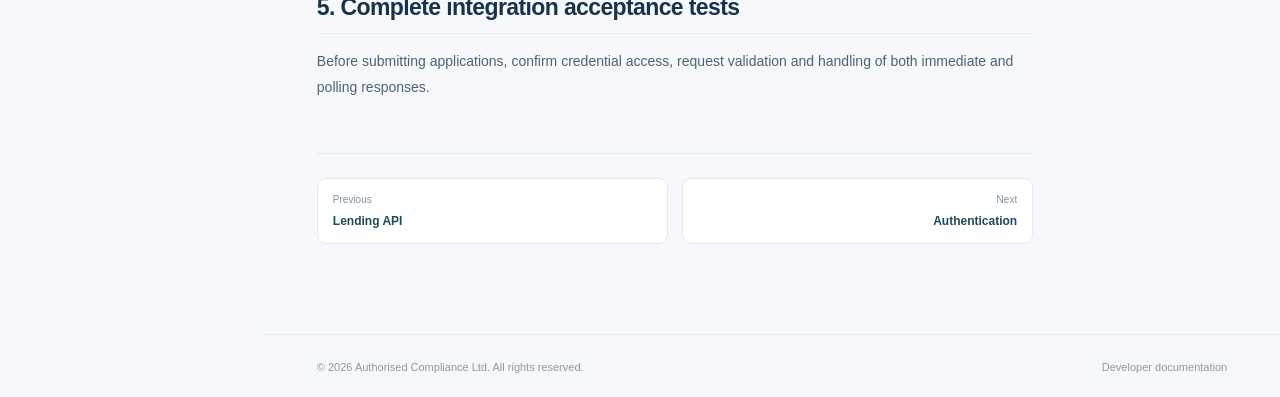
<file: lending/quickstart/index.html>
<!doctype html><html lang="en"><head><meta charset="utf-8"><meta name="viewport" content="width=device-width,initial-scale=1"><meta name="color-scheme" content="light"><meta name="description" content="Get started with a server-to-server XML request."><title>Quick start | Authorised Compliance Ltd Developer Docs</title><link rel="stylesheet" href="../../assets/styles.css"></head><body data-root="../../"><div class="overlay-shade" id="sidebar-shade"></div><div class="site"><aside class="sidebar" id="sidebar"><a class="brand" href="../../"><span class="brand-logo">AC</span><span><strong>AUTHORISED<br>COMPLIANCE LTD</strong><small>Developer documentation</small></span></a><nav class="nav"><div class="nav-section">START</div><a class="" href="../../"><span class="nav-icon">&#8250;</span>Developer portal</a><div class="nav-section">LENDING API</div><a class="" href="../../lending/"><span class="nav-icon">&#8250;</span>Overview</a><a class="active" href="../../lending/quickstart/"><span class="nav-icon">&#9679;</span>Quick start</a><a class="" href="../../lending/authentication/"><span class="nav-icon">&#8250;</span>Authentication</a><a class="" href="../../lending/submit/"><span class="nav-icon">&#8250;</span>Submit application</a><a class="" href="../../lending/fields/"><span class="nav-icon">&#8250;</span>Application fields</a><a class="" href="../../lending/results/"><span class="nav-icon">&#8250;</span>Retrieve results</a><a class="" href="../../lending/responses/"><span class="nav-icon">&#8250;</span>Response codes</a><a class="" href="../../lending/errors/"><span class="nav-icon">&#8250;</span>Errors and retries</a><a class="" href="../../lending/security/"><span class="nav-icon">&#8250;</span>Security and privacy</a></nav></aside><div class="main"><header class="topbar"><button class="menu-button" aria-label="Open navigation" id="menu-open">&#9776;</button><span class="toplabel">Quick start</span><div class="top-actions"><button type="button" class="search-trigger" data-open-search><span>Search documentation</span>&#8981; <kbd>Ctrl K</kbd></button></div></header><div class="content-wrap"><main class="article"><div class="eyebrow">LENDING / GET STARTED</div>

<h1 id="quick-start">Quick start</h1>
<p>Submit a consumer loan application from your own backend to the AC production endpoint. Use only real customer data with proper consent and an approved go-live arrangement.</p>
<h2 id="1-obtain-credentials">1. Obtain credentials</h2>
<p>AC provides a unique <strong>client ID</strong> and <strong>API key</strong>. Keep both in a secure server-side secret store. An API key for one client or environment must not be reused for another.</p>
<h2 id="2-prepare-the-request">2. Prepare the request</h2>
<pre><code class="language-http">POST /post HTTP/1.1
Host: api.authorisedcompliance.com
Content-Type: application/xml
X-AC-Client-ID: YOUR_CLIENT_ID
x-api-key: YOUR_API_KEY
</code></pre>
<p>The body must be a flat XML application containing supported fields. This is an <strong>illustrative mapping</strong>, not a ready-to-submit production customer application:</p>
<pre><code class="language-xml">&lt;application&gt;
  &lt;affiliate_app_id&gt;YOUR_UNIQUE_APPLICATION_REFERENCE&lt;/affiliate_app_id&gt;
  &lt;loan_amount&gt;5000&lt;/loan_amount&gt;
  &lt;loan_purpose&gt;8&lt;/loan_purpose&gt;
  &lt;loan_term&gt;48&lt;/loan_term&gt;
  &lt;first_name&gt;FIRST_NAME&lt;/first_name&gt;
  &lt;last_name&gt;LAST_NAME&lt;/last_name&gt;
  &lt;dob&gt;YYYY-MM-DD&lt;/dob&gt;
  &lt;postcode&gt;POSTCODE&lt;/postcode&gt;
  &lt;gross_annual_income&gt;ANNUAL_INCOME_IN_GBP&lt;/gross_annual_income&gt;
  &lt;!-- Include all other required application fields from the field guide --&gt;
&lt;/application&gt;
</code></pre>
<p>AC injects the downstream campaign configuration and mode. <strong>Do not send</strong> <code>campaign_code</code> or <code>mode</code> fields: the relay rejects them.</p>
<h2 id="3-read-the-xml-response">3. Read the XML response</h2>
<p>After an HTTP <code>200</code>, inspect <code>&lt;result&gt;</code> in the XML, not the HTTP status alone.</p>
<ul>
<li><code>&lt;result&gt;10&lt;/result&gt;</code>: accepted for processing; expect an AC <code>results_url</code> and poll it.</li>
<li>An offer or decline may already be final in the initial response; handle it without assuming polling is required.</li>
<li>A business-level rejection may still arrive over HTTP <code>200</code>.</li>
</ul>
<p>See <a href="../responses/">Response codes</a> and <a href="../results/">Retrieve results</a>.</p>
<h2 id="4-poll-only-when-the-response-supplies-a-url">4. Poll only when the response supplies a URL</h2>
<p>For a response containing a <code>results_url</code>, send a <code>GET</code> request to that exact HTTPS URL using <strong>the same client credentials</strong>. The gateway's results token is short lived and bound to the submitting client.</p>
<h2 id="5-complete-integration-acceptance-tests">5. Complete integration acceptance tests</h2>
<p>Before submitting applications, confirm credential access, request validation and handling of both immediate and polling responses.</p>
<nav class="page-nav"><a href="../../lending/"><small>Previous</small>Lending API</a><a href="../../lending/authentication/"><small>Next</small>Authentication</a></nav></main><aside class="toc" aria-label="On this page"><h4>On this page</h4><a href="#1-obtain-credentials">1. Obtain credentials</a><a href="#2-prepare-the-request">2. Prepare the request</a><a href="#3-read-the-xml-response">3. Read the XML response</a><a href="#4-poll-only-when-the-response-supplies-a-url">4. Poll only when the response supplies a URL</a><a href="#5-complete-integration-acceptance-tests">5. Complete integration acceptance tests</a></aside></div><footer class="footer"><span>&copy; 2026 Authorised Compliance Ltd. All rights reserved.</span><span>Developer documentation</span></footer></div></div><div class="search-overlay" id="search-overlay" role="dialog" aria-modal="true" aria-label="Search documentation"><div class="search-panel"><div class="search-top"><span>&#8981;</span><input id="search-input" autocomplete="off" aria-label="Search documentation" placeholder="Search API reference..."><button class="search-close" id="search-close">Esc</button></div><div id="search-results" class="search-results"></div></div></div><script src="../../assets/site.js" defer></script></body></html>
</file>
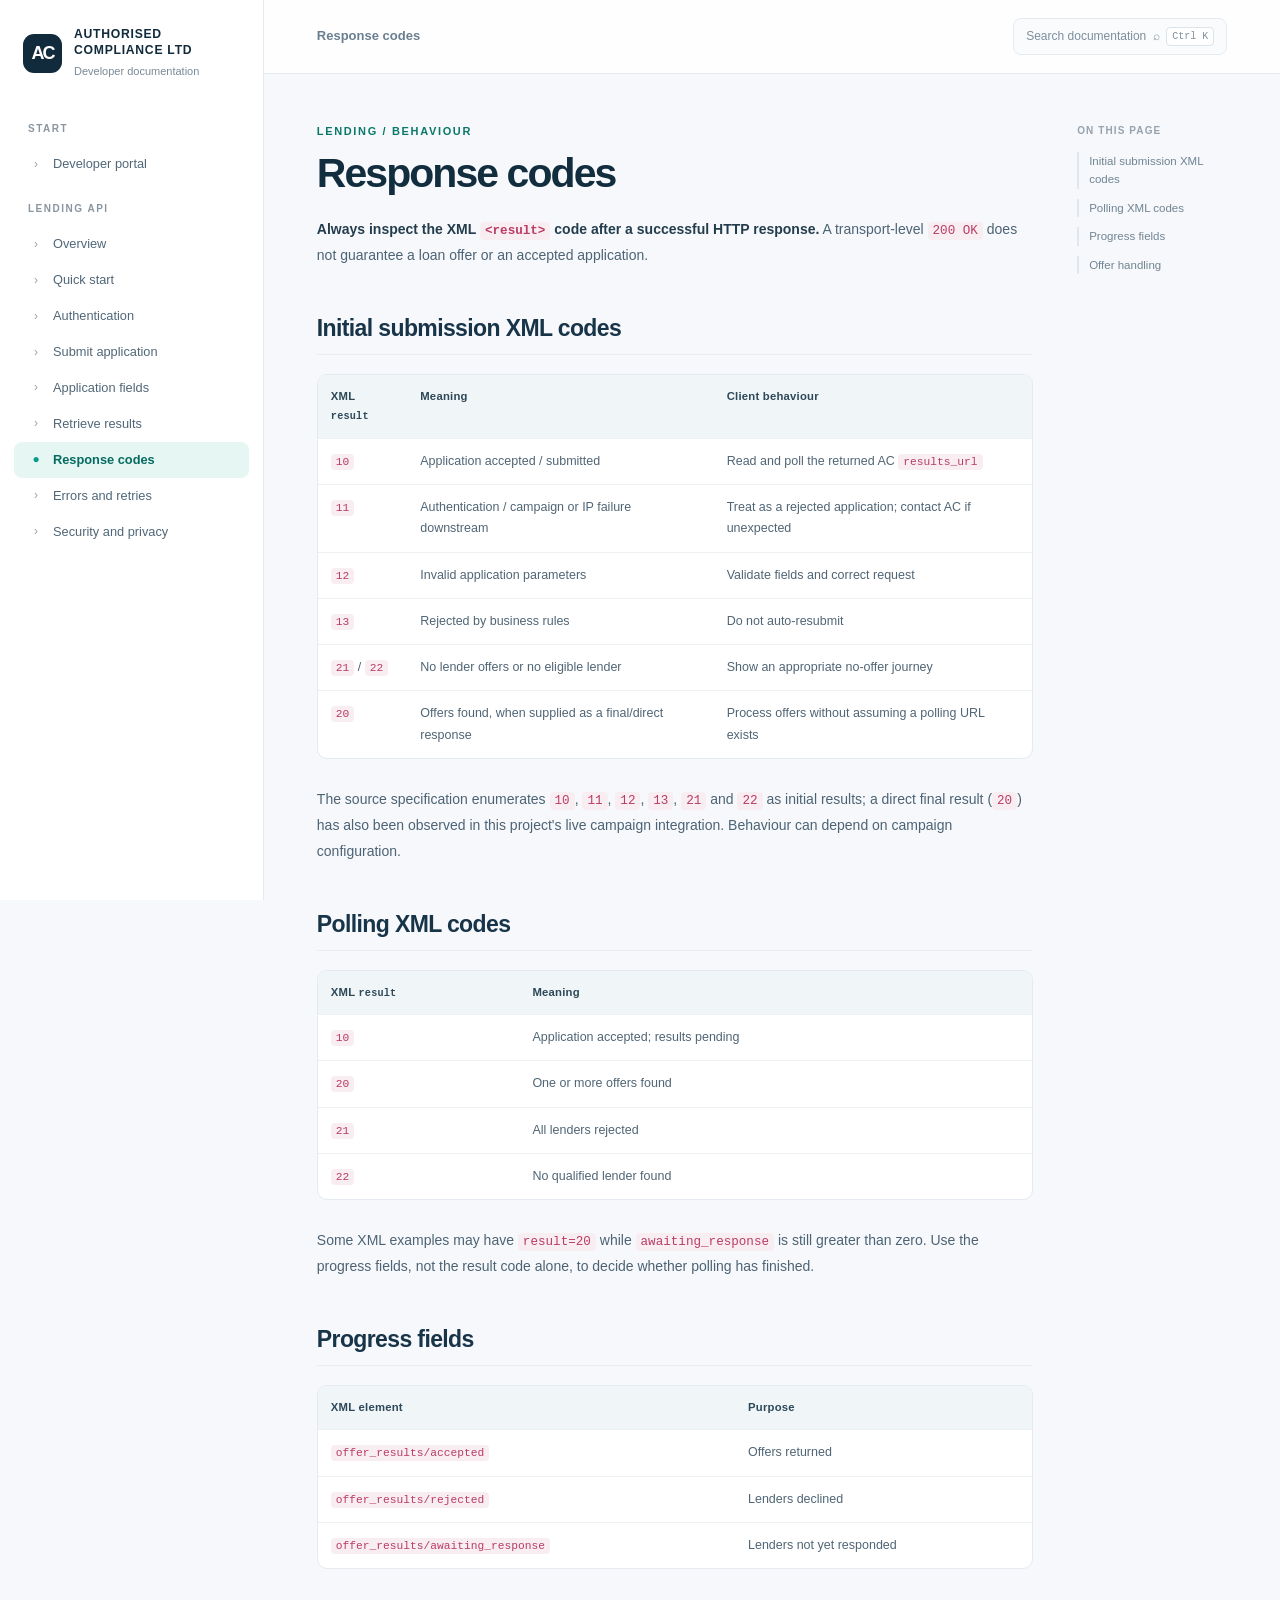
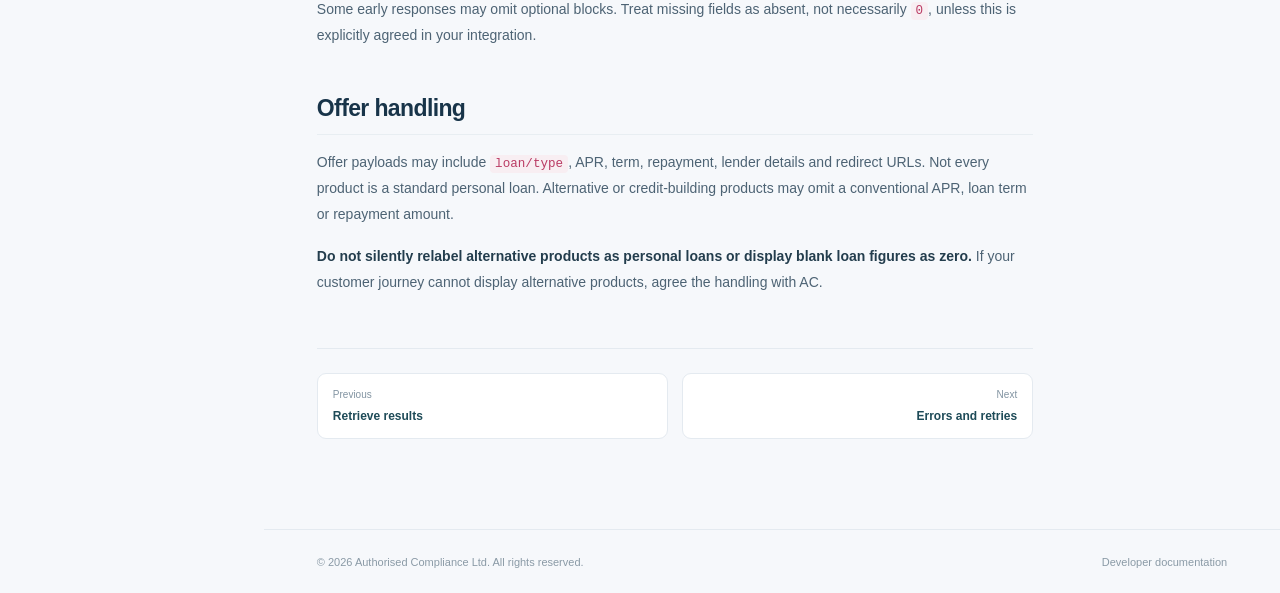
<file: lending/responses/index.html>
<!doctype html><html lang="en"><head><meta charset="utf-8"><meta name="viewport" content="width=device-width,initial-scale=1"><meta name="color-scheme" content="light"><meta name="description" content="Understand loan and polling XML result codes."><title>Response codes | Authorised Compliance Ltd Developer Docs</title><link rel="stylesheet" href="../../assets/styles.css"></head><body data-root="../../"><div class="overlay-shade" id="sidebar-shade"></div><div class="site"><aside class="sidebar" id="sidebar"><a class="brand" href="../../"><span class="brand-logo">AC</span><span><strong>AUTHORISED<br>COMPLIANCE LTD</strong><small>Developer documentation</small></span></a><nav class="nav"><div class="nav-section">START</div><a class="" href="../../"><span class="nav-icon">&#8250;</span>Developer portal</a><div class="nav-section">LENDING API</div><a class="" href="../../lending/"><span class="nav-icon">&#8250;</span>Overview</a><a class="" href="../../lending/quickstart/"><span class="nav-icon">&#8250;</span>Quick start</a><a class="" href="../../lending/authentication/"><span class="nav-icon">&#8250;</span>Authentication</a><a class="" href="../../lending/submit/"><span class="nav-icon">&#8250;</span>Submit application</a><a class="" href="../../lending/fields/"><span class="nav-icon">&#8250;</span>Application fields</a><a class="" href="../../lending/results/"><span class="nav-icon">&#8250;</span>Retrieve results</a><a class="active" href="../../lending/responses/"><span class="nav-icon">&#9679;</span>Response codes</a><a class="" href="../../lending/errors/"><span class="nav-icon">&#8250;</span>Errors and retries</a><a class="" href="../../lending/security/"><span class="nav-icon">&#8250;</span>Security and privacy</a></nav></aside><div class="main"><header class="topbar"><button class="menu-button" aria-label="Open navigation" id="menu-open">&#9776;</button><span class="toplabel">Response codes</span><div class="top-actions"><button type="button" class="search-trigger" data-open-search><span>Search documentation</span>&#8981; <kbd>Ctrl K</kbd></button></div></header><div class="content-wrap"><main class="article"><div class="eyebrow">LENDING / BEHAVIOUR</div>

<h1 id="response-codes">Response codes</h1>
<p><strong>Always inspect the XML <code>&lt;result&gt;</code> code after a successful HTTP response.</strong> A transport-level <code>200 OK</code> does not guarantee a loan offer or an accepted application.</p>
<h2 id="initial-submission-xml-codes">Initial submission XML codes</h2>
<table>
<thead>
<tr>
  <th>XML <code>result</code></th>
  <th>Meaning</th>
  <th>Client behaviour</th>
</tr>
</thead>
<tbody>
<tr>
  <td><code>10</code></td>
  <td>Application accepted / submitted</td>
  <td>Read and poll the returned AC <code>results_url</code></td>
</tr>
<tr>
  <td><code>11</code></td>
  <td>Authentication / campaign or IP failure downstream</td>
  <td>Treat as a rejected application; contact AC if unexpected</td>
</tr>
<tr>
  <td><code>12</code></td>
  <td>Invalid application parameters</td>
  <td>Validate fields and correct request</td>
</tr>
<tr>
  <td><code>13</code></td>
  <td>Rejected by business rules</td>
  <td>Do not auto-resubmit</td>
</tr>
<tr>
  <td><code>21</code> / <code>22</code></td>
  <td>No lender offers or no eligible lender</td>
  <td>Show an appropriate no-offer journey</td>
</tr>
<tr>
  <td><code>20</code></td>
  <td>Offers found, when supplied as a final/direct response</td>
  <td>Process offers without assuming a polling URL exists</td>
</tr>
</tbody>
</table>
<p>The source specification enumerates <code>10</code>, <code>11</code>, <code>12</code>, <code>13</code>, <code>21</code> and <code>22</code> as initial results; a direct final result (<code>20</code>) has also been observed in this project's live campaign integration. Behaviour can depend on campaign configuration.</p>
<h2 id="polling-xml-codes">Polling XML codes</h2>
<table>
<thead>
<tr>
  <th>XML <code>result</code></th>
  <th>Meaning</th>
</tr>
</thead>
<tbody>
<tr>
  <td><code>10</code></td>
  <td>Application accepted; results pending</td>
</tr>
<tr>
  <td><code>20</code></td>
  <td>One or more offers found</td>
</tr>
<tr>
  <td><code>21</code></td>
  <td>All lenders rejected</td>
</tr>
<tr>
  <td><code>22</code></td>
  <td>No qualified lender found</td>
</tr>
</tbody>
</table>
<p>Some XML examples may have <code>result=20</code> while <code>awaiting_response</code> is still greater than zero. Use the progress fields, not the result code alone, to decide whether polling has finished.</p>
<h2 id="progress-fields">Progress fields</h2>
<table>
<thead>
<tr>
  <th>XML element</th>
  <th>Purpose</th>
</tr>
</thead>
<tbody>
<tr>
  <td><code>offer_results/accepted</code></td>
  <td>Offers returned</td>
</tr>
<tr>
  <td><code>offer_results/rejected</code></td>
  <td>Lenders declined</td>
</tr>
<tr>
  <td><code>offer_results/awaiting_response</code></td>
  <td>Lenders not yet responded</td>
</tr>
</tbody>
</table>
<p>Some early responses may omit optional blocks. Treat missing fields as absent, not necessarily <code>0</code>, unless this is explicitly agreed in your integration.</p>
<h2 id="offer-handling">Offer handling</h2>
<p>Offer payloads may include <code>loan/type</code>, APR, term, repayment, lender details and redirect URLs. Not every product is a standard personal loan. Alternative or credit-building products may omit a conventional APR, loan term or repayment amount.</p>
<p><strong>Do not silently relabel alternative products as personal loans or display blank loan figures as zero.</strong> If your customer journey cannot display alternative products, agree the handling with AC.</p>
<nav class="page-nav"><a href="../../lending/results/"><small>Previous</small>Retrieve results</a><a href="../../lending/errors/"><small>Next</small>Errors and retries</a></nav></main><aside class="toc" aria-label="On this page"><h4>On this page</h4><a href="#initial-submission-xml-codes">Initial submission XML codes</a><a href="#polling-xml-codes">Polling XML codes</a><a href="#progress-fields">Progress fields</a><a href="#offer-handling">Offer handling</a></aside></div><footer class="footer"><span>&copy; 2026 Authorised Compliance Ltd. All rights reserved.</span><span>Developer documentation</span></footer></div></div><div class="search-overlay" id="search-overlay" role="dialog" aria-modal="true" aria-label="Search documentation"><div class="search-panel"><div class="search-top"><span>&#8981;</span><input id="search-input" autocomplete="off" aria-label="Search documentation" placeholder="Search API reference..."><button class="search-close" id="search-close">Esc</button></div><div id="search-results" class="search-results"></div></div></div><script src="../../assets/site.js" defer></script></body></html>
</file>
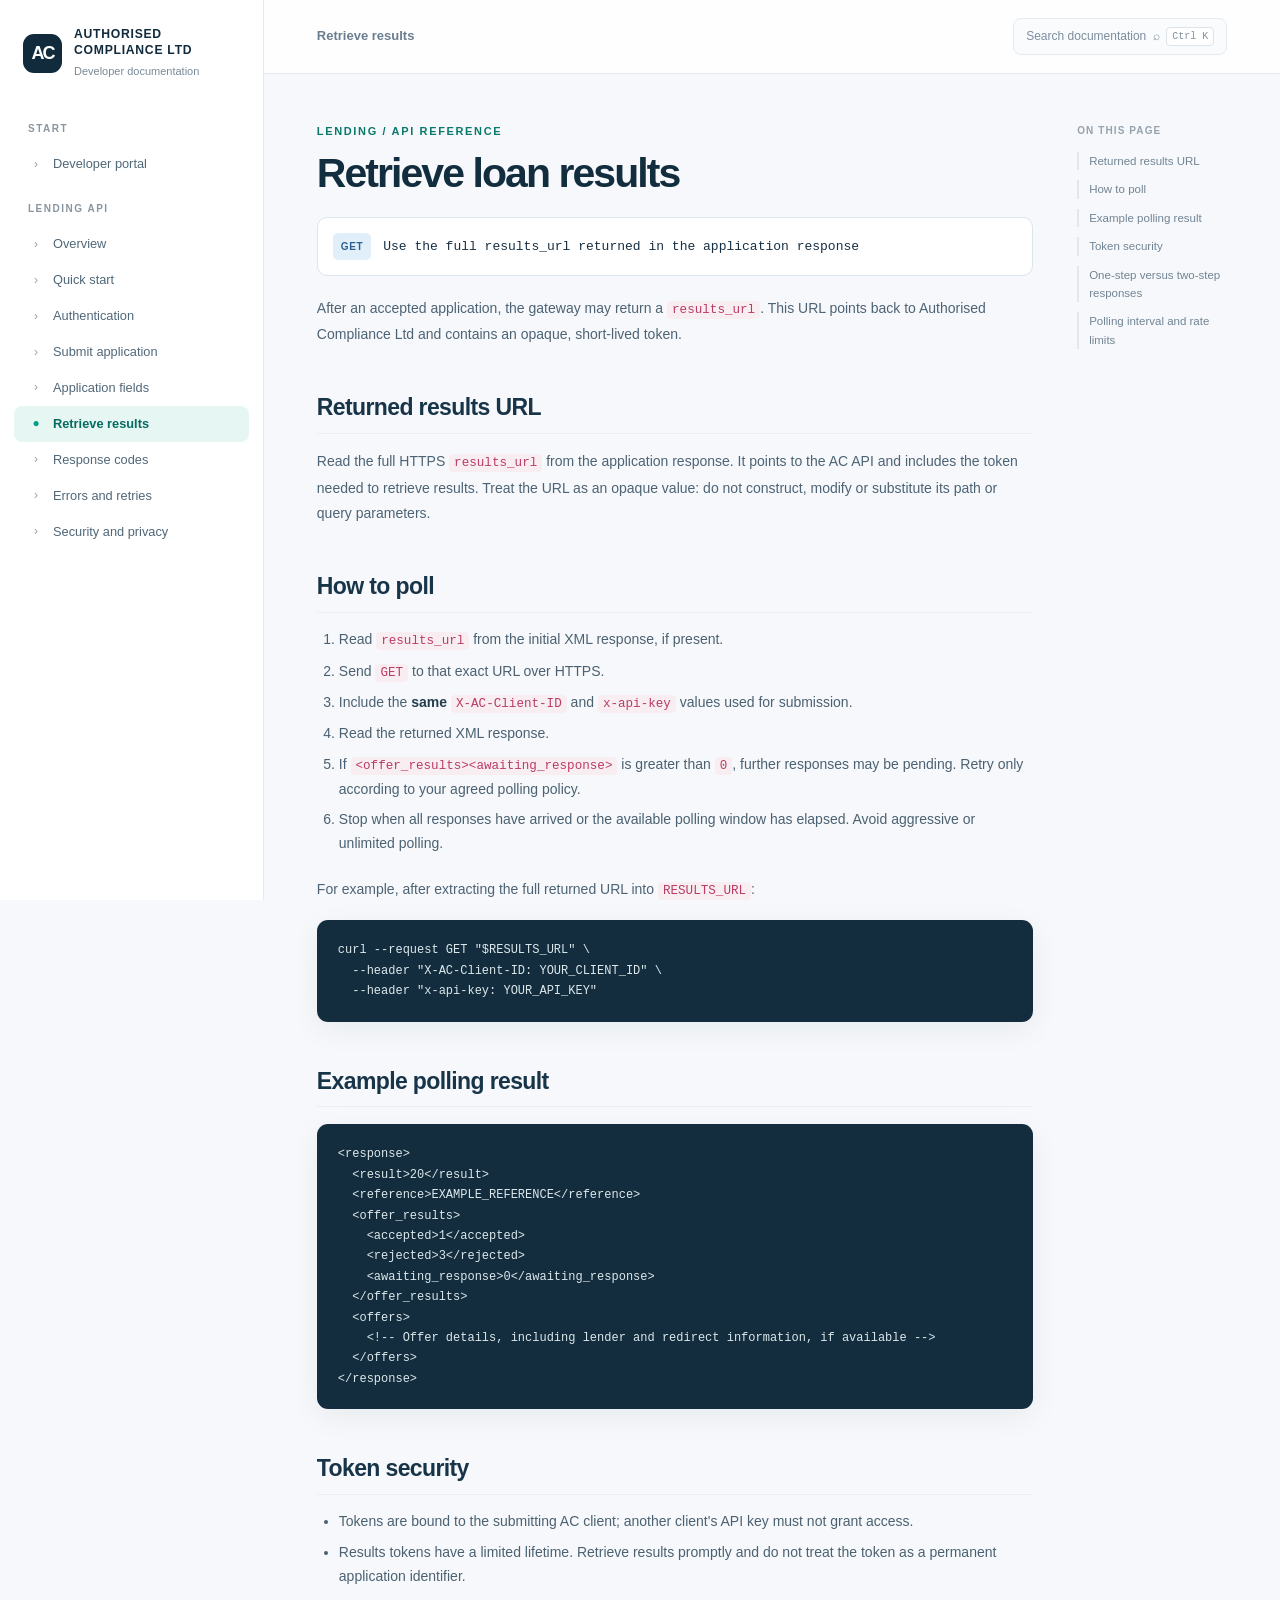
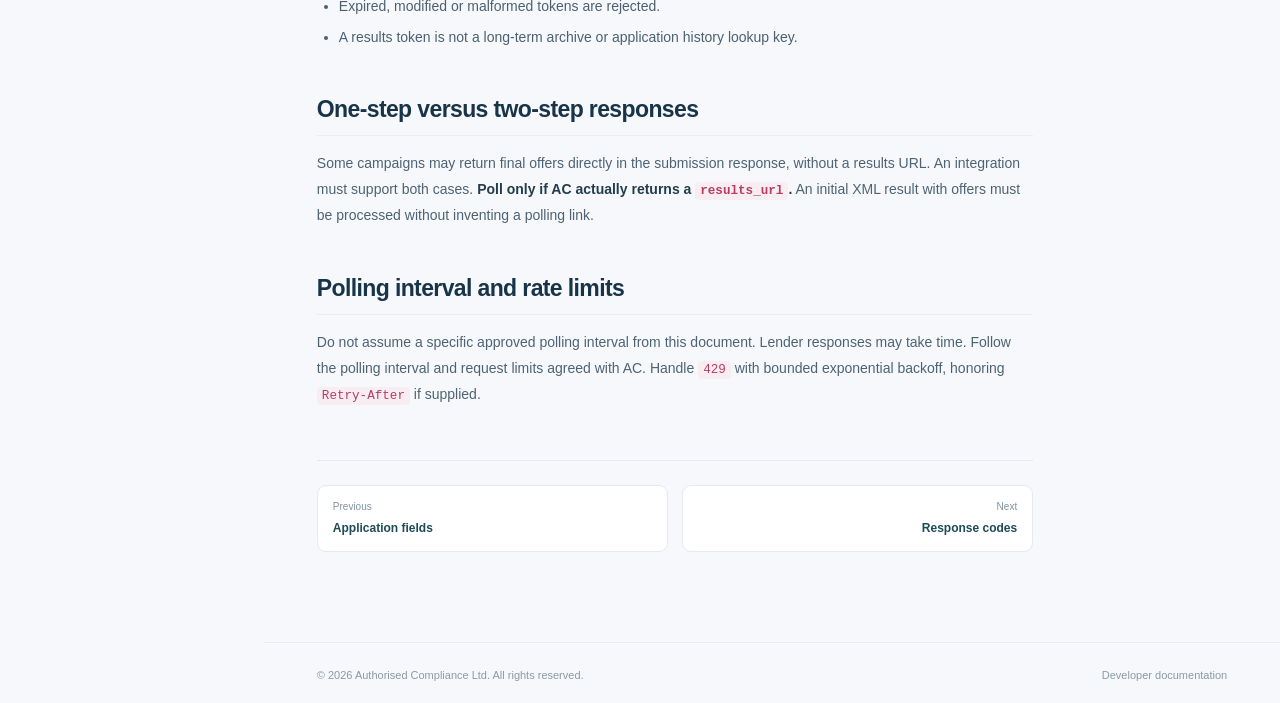
<file: lending/results/index.html>
<!doctype html><html lang="en"><head><meta charset="utf-8"><meta name="viewport" content="width=device-width,initial-scale=1"><meta name="color-scheme" content="light"><meta name="description" content="Use the returned results_url to poll safely."><title>Retrieve results | Authorised Compliance Ltd Developer Docs</title><link rel="stylesheet" href="../../assets/styles.css"></head><body data-root="../../"><div class="overlay-shade" id="sidebar-shade"></div><div class="site"><aside class="sidebar" id="sidebar"><a class="brand" href="../../"><span class="brand-logo">AC</span><span><strong>AUTHORISED<br>COMPLIANCE LTD</strong><small>Developer documentation</small></span></a><nav class="nav"><div class="nav-section">START</div><a class="" href="../../"><span class="nav-icon">&#8250;</span>Developer portal</a><div class="nav-section">LENDING API</div><a class="" href="../../lending/"><span class="nav-icon">&#8250;</span>Overview</a><a class="" href="../../lending/quickstart/"><span class="nav-icon">&#8250;</span>Quick start</a><a class="" href="../../lending/authentication/"><span class="nav-icon">&#8250;</span>Authentication</a><a class="" href="../../lending/submit/"><span class="nav-icon">&#8250;</span>Submit application</a><a class="" href="../../lending/fields/"><span class="nav-icon">&#8250;</span>Application fields</a><a class="active" href="../../lending/results/"><span class="nav-icon">&#9679;</span>Retrieve results</a><a class="" href="../../lending/responses/"><span class="nav-icon">&#8250;</span>Response codes</a><a class="" href="../../lending/errors/"><span class="nav-icon">&#8250;</span>Errors and retries</a><a class="" href="../../lending/security/"><span class="nav-icon">&#8250;</span>Security and privacy</a></nav></aside><div class="main"><header class="topbar"><button class="menu-button" aria-label="Open navigation" id="menu-open">&#9776;</button><span class="toplabel">Retrieve results</span><div class="top-actions"><button type="button" class="search-trigger" data-open-search><span>Search documentation</span>&#8981; <kbd>Ctrl K</kbd></button></div></header><div class="content-wrap"><main class="article"><div class="eyebrow">LENDING / API REFERENCE</div>

<h1 id="retrieve-loan-results">Retrieve loan results</h1>
<div class="endpoint"><span class="method get">GET</span><code>Use the full results_url returned in the application response</code></div>

<p>After an accepted application, the gateway may return a <code>results_url</code>. This URL points back to Authorised Compliance Ltd and contains an opaque, short-lived token.</p>
<h2 id="returned-results-url">Returned results URL</h2>
<p>Read the full HTTPS <code>results_url</code> from the application response. It points to the AC API and includes the token needed to retrieve results. Treat the URL as an opaque value: do not construct, modify or substitute its path or query parameters.</p>
<h2 id="how-to-poll">How to poll</h2>
<ol>
<li>Read <code>results_url</code> from the initial XML response, if present.</li>
<li>Send <code>GET</code> to that exact URL over HTTPS.</li>
<li>Include the <strong>same</strong> <code>X-AC-Client-ID</code> and <code>x-api-key</code> values used for submission.</li>
<li>Read the returned XML response.</li>
<li>If <code>&lt;offer_results&gt;&lt;awaiting_response&gt;</code> is greater than <code>0</code>, further responses may be pending. Retry only according to your agreed polling policy.</li>
<li>Stop when all responses have arrived or the available polling window has elapsed. Avoid aggressive or unlimited polling.</li>
</ol>
<p>For example, after extracting the full returned URL into <code>RESULTS_URL</code>:</p>
<pre><code class="language-bash">curl --request GET "$RESULTS_URL" \
  --header "X-AC-Client-ID: YOUR_CLIENT_ID" \
  --header "x-api-key: YOUR_API_KEY"
</code></pre>
<h2 id="example-polling-result">Example polling result</h2>
<pre><code class="language-xml">&lt;response&gt;
  &lt;result&gt;20&lt;/result&gt;
  &lt;reference&gt;EXAMPLE_REFERENCE&lt;/reference&gt;
  &lt;offer_results&gt;
    &lt;accepted&gt;1&lt;/accepted&gt;
    &lt;rejected&gt;3&lt;/rejected&gt;
    &lt;awaiting_response&gt;0&lt;/awaiting_response&gt;
  &lt;/offer_results&gt;
  &lt;offers&gt;
    &lt;!-- Offer details, including lender and redirect information, if available --&gt;
  &lt;/offers&gt;
&lt;/response&gt;
</code></pre>
<h2 id="token-security">Token security</h2>
<ul>
<li>Tokens are bound to the submitting AC client; another client's API key must not grant access.</li>
<li>Results tokens have a limited lifetime. Retrieve results promptly and do not treat the token as a permanent application identifier.</li>
<li>Expired, modified or malformed tokens are rejected.</li>
<li>A results token is not a long-term archive or application history lookup key.</li>
</ul>
<h2 id="one-step-versus-two-step-responses">One-step versus two-step responses</h2>
<p>Some campaigns may return final offers directly in the submission response, without a results URL. An integration must support both cases. <strong>Poll only if AC actually returns a <code>results_url</code>.</strong> An initial XML result with offers must be processed without inventing a polling link.</p>
<h2 id="polling-interval-and-rate-limits">Polling interval and rate limits</h2>
<p>Do not assume a specific approved polling interval from this document. Lender responses may take time. Follow the polling interval and request limits agreed with AC. Handle <code>429</code> with bounded exponential backoff, honoring <code>Retry-After</code> if supplied.</p>
<nav class="page-nav"><a href="../../lending/fields/"><small>Previous</small>Application fields</a><a href="../../lending/responses/"><small>Next</small>Response codes</a></nav></main><aside class="toc" aria-label="On this page"><h4>On this page</h4><a href="#returned-results-url">Returned results URL</a><a href="#how-to-poll">How to poll</a><a href="#example-polling-result">Example polling result</a><a href="#token-security">Token security</a><a href="#one-step-versus-two-step-responses">One-step versus two-step responses</a><a href="#polling-interval-and-rate-limits">Polling interval and rate limits</a></aside></div><footer class="footer"><span>&copy; 2026 Authorised Compliance Ltd. All rights reserved.</span><span>Developer documentation</span></footer></div></div><div class="search-overlay" id="search-overlay" role="dialog" aria-modal="true" aria-label="Search documentation"><div class="search-panel"><div class="search-top"><span>&#8981;</span><input id="search-input" autocomplete="off" aria-label="Search documentation" placeholder="Search API reference..."><button class="search-close" id="search-close">Esc</button></div><div id="search-results" class="search-results"></div></div></div><script src="../../assets/site.js" defer></script></body></html>
</file>
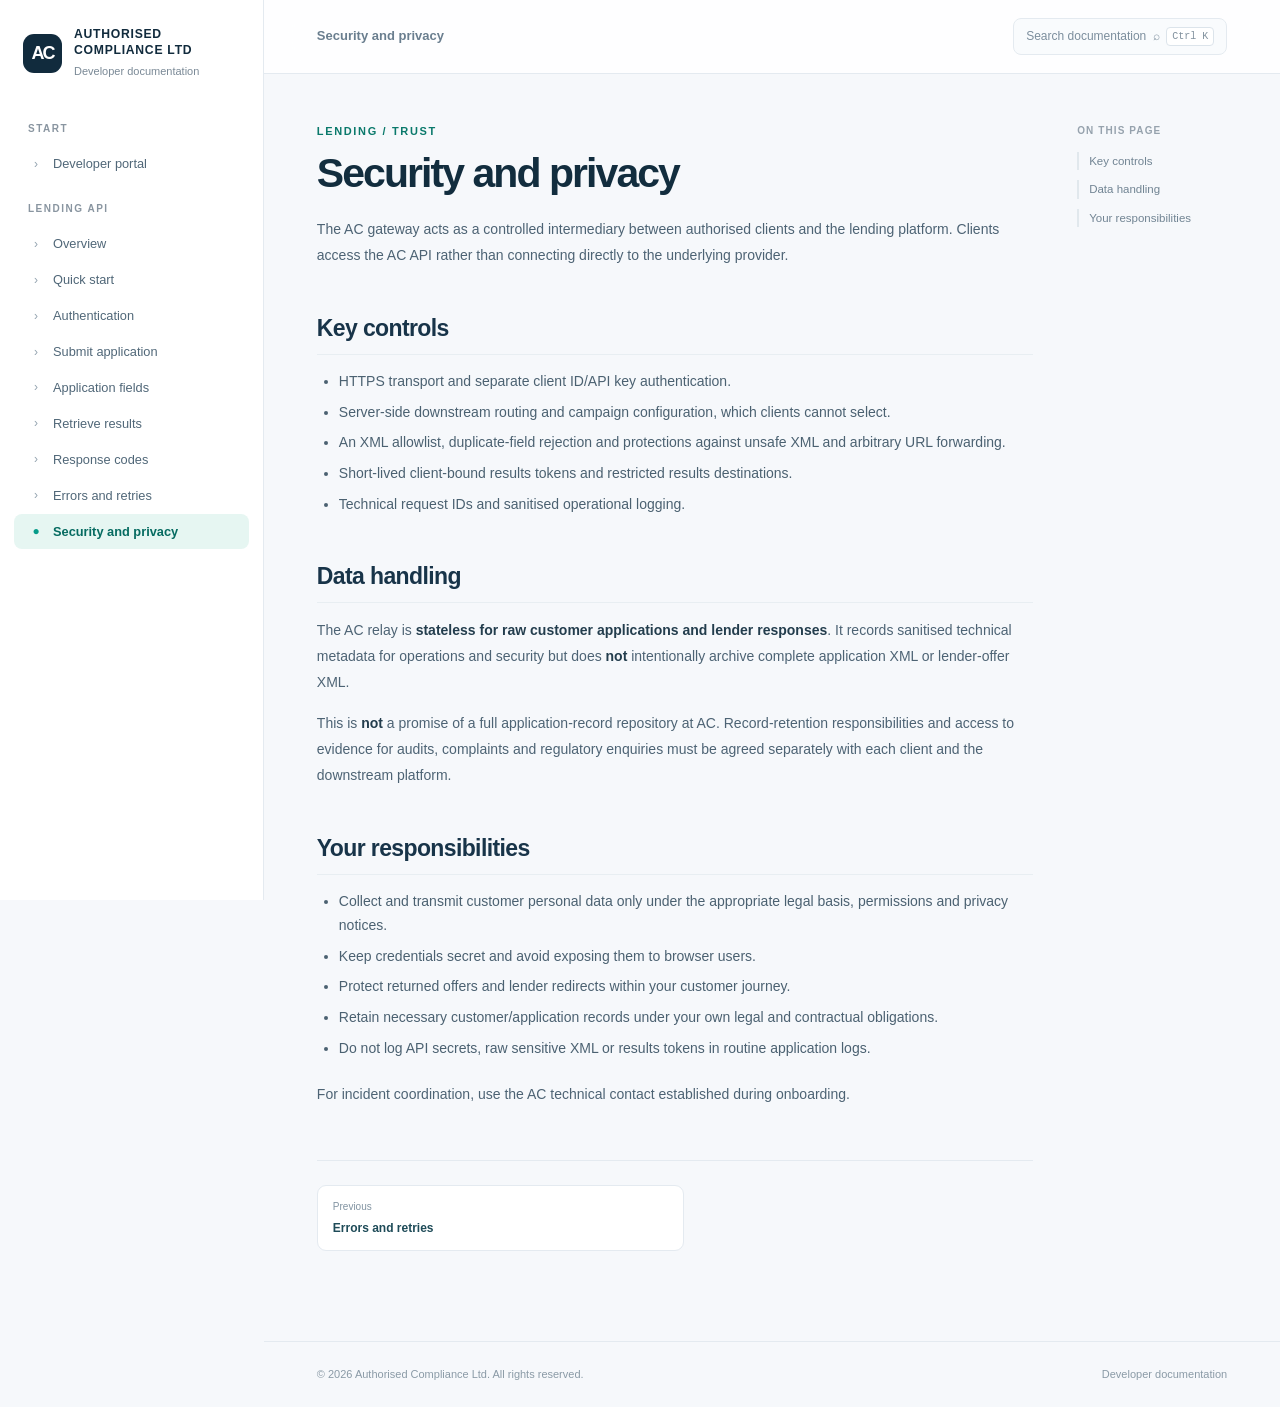
<file: lending/security/index.html>
<!doctype html><html lang="en"><head><meta charset="utf-8"><meta name="viewport" content="width=device-width,initial-scale=1"><meta name="color-scheme" content="light"><meta name="description" content="Authentication, confidentiality and data handling."><title>Security and privacy | Authorised Compliance Ltd Developer Docs</title><link rel="stylesheet" href="../../assets/styles.css"></head><body data-root="../../"><div class="overlay-shade" id="sidebar-shade"></div><div class="site"><aside class="sidebar" id="sidebar"><a class="brand" href="../../"><span class="brand-logo">AC</span><span><strong>AUTHORISED<br>COMPLIANCE LTD</strong><small>Developer documentation</small></span></a><nav class="nav"><div class="nav-section">START</div><a class="" href="../../"><span class="nav-icon">&#8250;</span>Developer portal</a><div class="nav-section">LENDING API</div><a class="" href="../../lending/"><span class="nav-icon">&#8250;</span>Overview</a><a class="" href="../../lending/quickstart/"><span class="nav-icon">&#8250;</span>Quick start</a><a class="" href="../../lending/authentication/"><span class="nav-icon">&#8250;</span>Authentication</a><a class="" href="../../lending/submit/"><span class="nav-icon">&#8250;</span>Submit application</a><a class="" href="../../lending/fields/"><span class="nav-icon">&#8250;</span>Application fields</a><a class="" href="../../lending/results/"><span class="nav-icon">&#8250;</span>Retrieve results</a><a class="" href="../../lending/responses/"><span class="nav-icon">&#8250;</span>Response codes</a><a class="" href="../../lending/errors/"><span class="nav-icon">&#8250;</span>Errors and retries</a><a class="active" href="../../lending/security/"><span class="nav-icon">&#9679;</span>Security and privacy</a></nav></aside><div class="main"><header class="topbar"><button class="menu-button" aria-label="Open navigation" id="menu-open">&#9776;</button><span class="toplabel">Security and privacy</span><div class="top-actions"><button type="button" class="search-trigger" data-open-search><span>Search documentation</span>&#8981; <kbd>Ctrl K</kbd></button></div></header><div class="content-wrap"><main class="article"><div class="eyebrow">LENDING / TRUST</div>

<h1 id="security-and-privacy">Security and privacy</h1>
<p>The AC gateway acts as a controlled intermediary between authorised clients and the lending platform. Clients access the AC API rather than connecting directly to the underlying provider.</p>
<h2 id="key-controls">Key controls</h2>
<ul>
<li>HTTPS transport and separate client ID/API key authentication.</li>
<li>Server-side downstream routing and campaign configuration, which clients cannot select.</li>
<li>An XML allowlist, duplicate-field rejection and protections against unsafe XML and arbitrary URL forwarding.</li>
<li>Short-lived client-bound results tokens and restricted results destinations.</li>
<li>Technical request IDs and sanitised operational logging.</li>
</ul>
<h2 id="data-handling">Data handling</h2>
<p>The AC relay is <strong>stateless for raw customer applications and lender responses</strong>. It records sanitised technical metadata for operations and security but does <strong>not</strong> intentionally archive complete application XML or lender-offer XML.</p>
<p>This is <strong>not</strong> a promise of a full application-record repository at AC. Record-retention responsibilities and access to evidence for audits, complaints and regulatory enquiries must be agreed separately with each client and the downstream platform.</p>
<h2 id="your-responsibilities">Your responsibilities</h2>
<ul>
<li>Collect and transmit customer personal data only under the appropriate legal basis, permissions and privacy notices.</li>
<li>Keep credentials secret and avoid exposing them to browser users.</li>
<li>Protect returned offers and lender redirects within your customer journey.</li>
<li>Retain necessary customer/application records under your own legal and contractual obligations.</li>
<li>Do not log API secrets, raw sensitive XML or results tokens in routine application logs.</li>
</ul>
<p>For incident coordination, use the AC technical contact established during onboarding.</p>
<nav class="page-nav"><a href="../../lending/errors/"><small>Previous</small>Errors and retries</a><span style="flex:1"></span></nav></main><aside class="toc" aria-label="On this page"><h4>On this page</h4><a href="#key-controls">Key controls</a><a href="#data-handling">Data handling</a><a href="#your-responsibilities">Your responsibilities</a></aside></div><footer class="footer"><span>&copy; 2026 Authorised Compliance Ltd. All rights reserved.</span><span>Developer documentation</span></footer></div></div><div class="search-overlay" id="search-overlay" role="dialog" aria-modal="true" aria-label="Search documentation"><div class="search-panel"><div class="search-top"><span>&#8981;</span><input id="search-input" autocomplete="off" aria-label="Search documentation" placeholder="Search API reference..."><button class="search-close" id="search-close">Esc</button></div><div id="search-results" class="search-results"></div></div></div><script src="../../assets/site.js" defer></script></body></html>
</file>
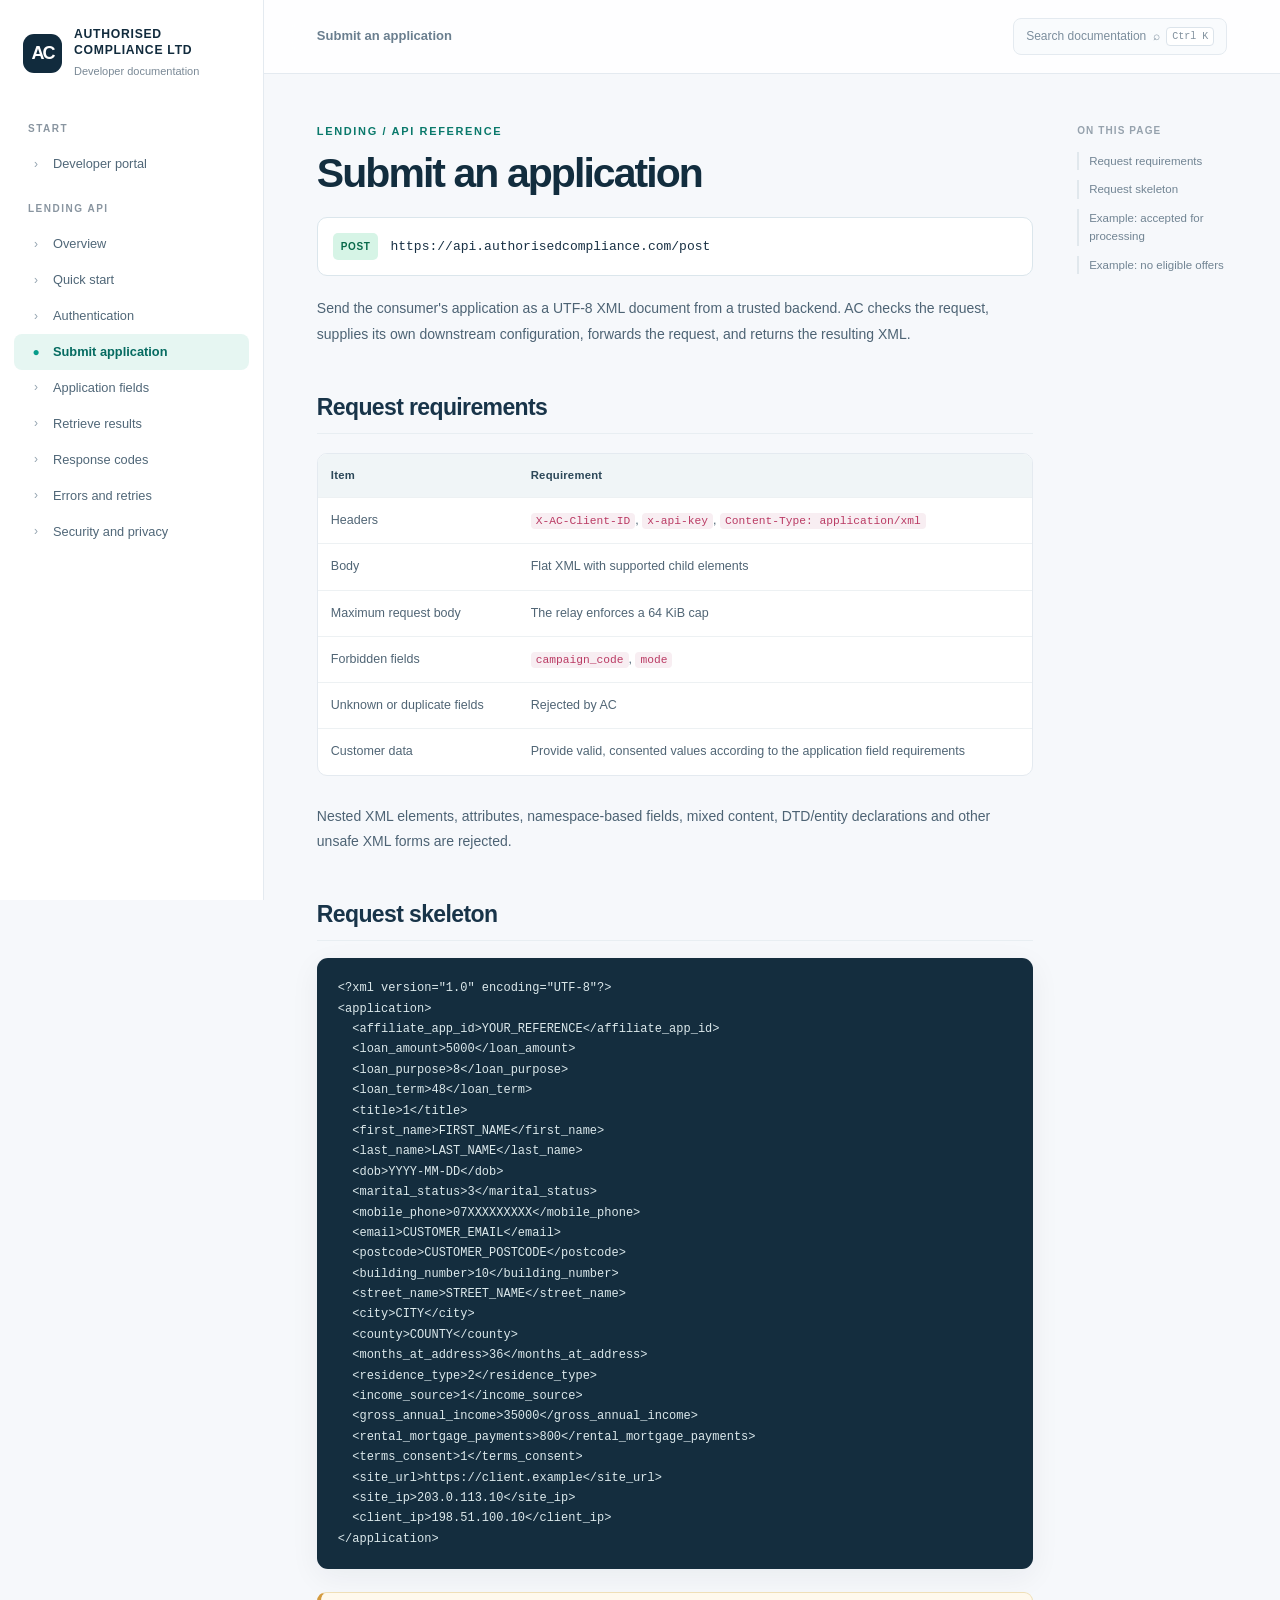
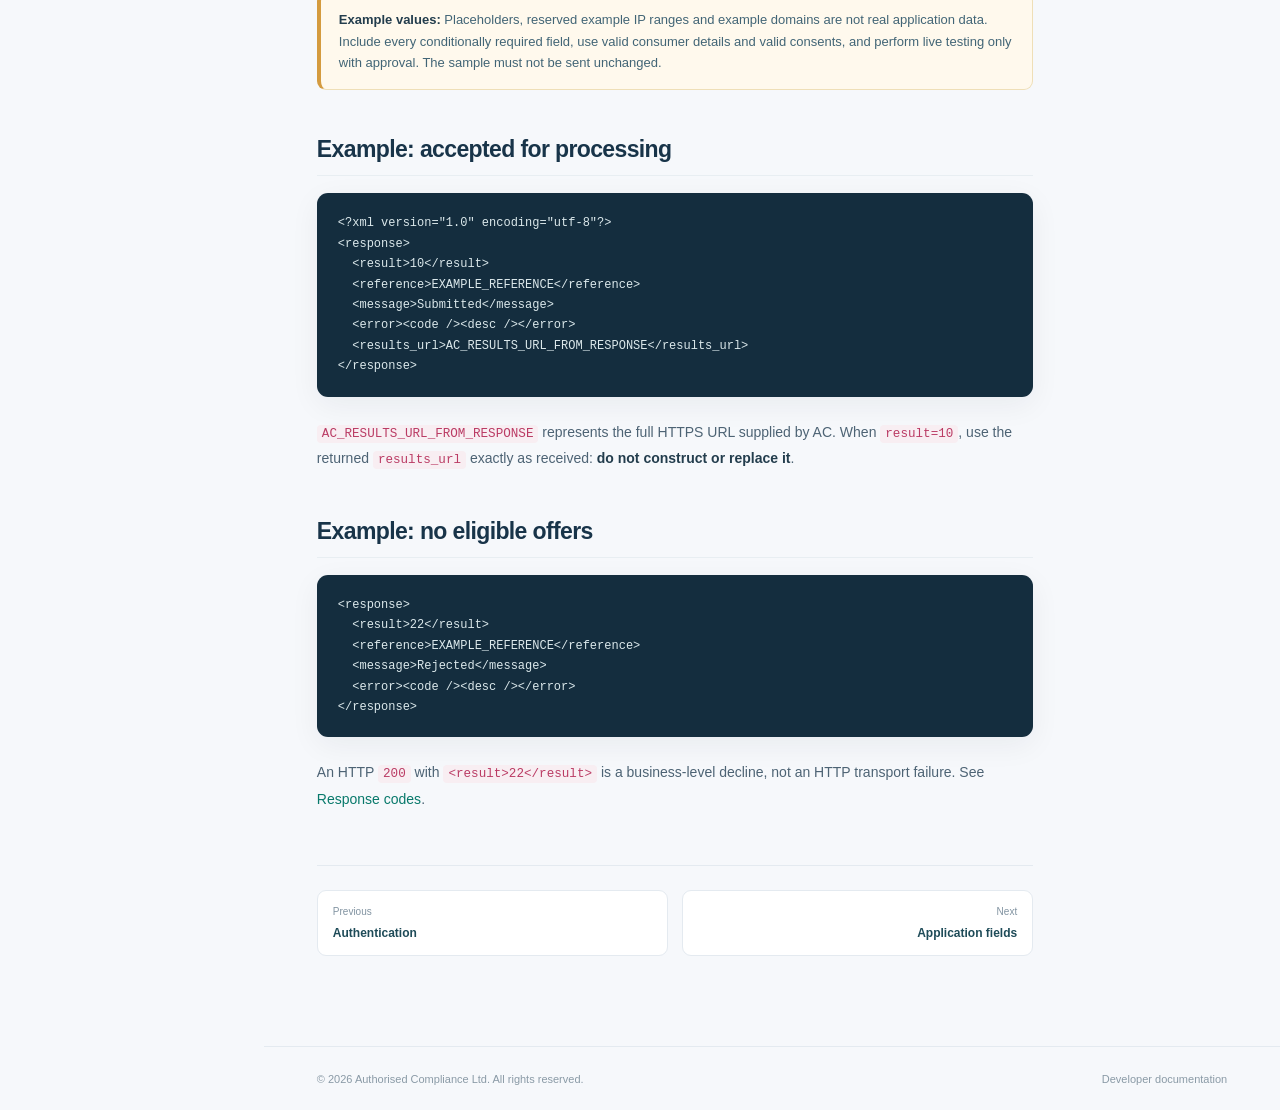
<file: lending/submit/index.html>
<!doctype html><html lang="en"><head><meta charset="utf-8"><meta name="viewport" content="width=device-width,initial-scale=1"><meta name="color-scheme" content="light"><meta name="description" content="POST /post details and examples."><title>Submit an application | Authorised Compliance Ltd Developer Docs</title><link rel="stylesheet" href="../../assets/styles.css"></head><body data-root="../../"><div class="overlay-shade" id="sidebar-shade"></div><div class="site"><aside class="sidebar" id="sidebar"><a class="brand" href="../../"><span class="brand-logo">AC</span><span><strong>AUTHORISED<br>COMPLIANCE LTD</strong><small>Developer documentation</small></span></a><nav class="nav"><div class="nav-section">START</div><a class="" href="../../"><span class="nav-icon">&#8250;</span>Developer portal</a><div class="nav-section">LENDING API</div><a class="" href="../../lending/"><span class="nav-icon">&#8250;</span>Overview</a><a class="" href="../../lending/quickstart/"><span class="nav-icon">&#8250;</span>Quick start</a><a class="" href="../../lending/authentication/"><span class="nav-icon">&#8250;</span>Authentication</a><a class="active" href="../../lending/submit/"><span class="nav-icon">&#9679;</span>Submit application</a><a class="" href="../../lending/fields/"><span class="nav-icon">&#8250;</span>Application fields</a><a class="" href="../../lending/results/"><span class="nav-icon">&#8250;</span>Retrieve results</a><a class="" href="../../lending/responses/"><span class="nav-icon">&#8250;</span>Response codes</a><a class="" href="../../lending/errors/"><span class="nav-icon">&#8250;</span>Errors and retries</a><a class="" href="../../lending/security/"><span class="nav-icon">&#8250;</span>Security and privacy</a></nav></aside><div class="main"><header class="topbar"><button class="menu-button" aria-label="Open navigation" id="menu-open">&#9776;</button><span class="toplabel">Submit an application</span><div class="top-actions"><button type="button" class="search-trigger" data-open-search><span>Search documentation</span>&#8981; <kbd>Ctrl K</kbd></button></div></header><div class="content-wrap"><main class="article"><div class="eyebrow">LENDING / API REFERENCE</div>

<h1 id="submit-an-application">Submit an application</h1>
<div class="endpoint"><span class="method post">POST</span><code>https://api.authorisedcompliance.com/post</code></div>

<p>Send the consumer's application as a UTF-8 XML document from a trusted backend. AC checks the request, supplies its own downstream configuration, forwards the request, and returns the resulting XML.</p>
<h2 id="request-requirements">Request requirements</h2>
<table>
<thead>
<tr>
  <th>Item</th>
  <th>Requirement</th>
</tr>
</thead>
<tbody>
<tr>
  <td>Headers</td>
  <td><code>X-AC-Client-ID</code>, <code>x-api-key</code>, <code>Content-Type: application/xml</code></td>
</tr>
<tr>
  <td>Body</td>
  <td>Flat XML with supported child elements</td>
</tr>
<tr>
  <td>Maximum request body</td>
  <td>The relay enforces a 64 KiB cap</td>
</tr>
<tr>
  <td>Forbidden fields</td>
  <td><code>campaign_code</code>, <code>mode</code></td>
</tr>
<tr>
  <td>Unknown or duplicate fields</td>
  <td>Rejected by AC</td>
</tr>
<tr>
  <td>Customer data</td>
  <td>Provide valid, consented values according to the application field requirements</td>
</tr>
</tbody>
</table>
<p>Nested XML elements, attributes, namespace-based fields, mixed content, DTD/entity declarations and other unsafe XML forms are rejected.</p>
<h2 id="request-skeleton">Request skeleton</h2>
<pre><code class="language-xml">&lt;?xml version=&quot;1.0&quot; encoding=&quot;UTF-8&quot;?&gt;
&lt;application&gt;
  &lt;affiliate_app_id&gt;YOUR_REFERENCE&lt;/affiliate_app_id&gt;
  &lt;loan_amount&gt;5000&lt;/loan_amount&gt;
  &lt;loan_purpose&gt;8&lt;/loan_purpose&gt;
  &lt;loan_term&gt;48&lt;/loan_term&gt;
  &lt;title&gt;1&lt;/title&gt;
  &lt;first_name&gt;FIRST_NAME&lt;/first_name&gt;
  &lt;last_name&gt;LAST_NAME&lt;/last_name&gt;
  &lt;dob&gt;YYYY-MM-DD&lt;/dob&gt;
  &lt;marital_status&gt;3&lt;/marital_status&gt;
  &lt;mobile_phone&gt;07XXXXXXXXX&lt;/mobile_phone&gt;
  &lt;email&gt;CUSTOMER_EMAIL&lt;/email&gt;
  &lt;postcode&gt;CUSTOMER_POSTCODE&lt;/postcode&gt;
  &lt;building_number&gt;10&lt;/building_number&gt;
  &lt;street_name&gt;STREET_NAME&lt;/street_name&gt;
  &lt;city&gt;CITY&lt;/city&gt;
  &lt;county&gt;COUNTY&lt;/county&gt;
  &lt;months_at_address&gt;36&lt;/months_at_address&gt;
  &lt;residence_type&gt;2&lt;/residence_type&gt;
  &lt;income_source&gt;1&lt;/income_source&gt;
  &lt;gross_annual_income&gt;35000&lt;/gross_annual_income&gt;
  &lt;rental_mortgage_payments&gt;800&lt;/rental_mortgage_payments&gt;
  &lt;terms_consent&gt;1&lt;/terms_consent&gt;
  &lt;site_url&gt;https://client.example&lt;/site_url&gt;
  &lt;site_ip&gt;203.0.113.10&lt;/site_ip&gt;
  &lt;client_ip&gt;198.51.100.10&lt;/client_ip&gt;
&lt;/application&gt;
</code></pre>
<div class="notice warn"><strong>Example values:</strong> Placeholders, reserved example IP ranges and example domains are not real application data. Include every conditionally required field, use valid consumer details and valid consents, and perform live testing only with approval. The sample must not be sent unchanged.</div>

<h2 id="example-accepted-for-processing">Example: accepted for processing</h2>
<pre><code class="language-xml">&lt;?xml version=&quot;1.0&quot; encoding=&quot;utf-8&quot;?&gt;
&lt;response&gt;
  &lt;result&gt;10&lt;/result&gt;
  &lt;reference&gt;EXAMPLE_REFERENCE&lt;/reference&gt;
  &lt;message&gt;Submitted&lt;/message&gt;
  &lt;error&gt;&lt;code /&gt;&lt;desc /&gt;&lt;/error&gt;
  &lt;results_url&gt;AC_RESULTS_URL_FROM_RESPONSE&lt;/results_url&gt;
&lt;/response&gt;
</code></pre>
<p><code>AC_RESULTS_URL_FROM_RESPONSE</code> represents the full HTTPS URL supplied by AC. When <code>result=10</code>, use the returned <code>results_url</code> exactly as received: <strong>do not construct or replace it</strong>.</p>
<h2 id="example-no-eligible-offers">Example: no eligible offers</h2>
<pre><code class="language-xml">&lt;response&gt;
  &lt;result&gt;22&lt;/result&gt;
  &lt;reference&gt;EXAMPLE_REFERENCE&lt;/reference&gt;
  &lt;message&gt;Rejected&lt;/message&gt;
  &lt;error&gt;&lt;code /&gt;&lt;desc /&gt;&lt;/error&gt;
&lt;/response&gt;
</code></pre>
<p>An HTTP <code>200</code> with <code>&lt;result&gt;22&lt;/result&gt;</code> is a business-level decline, not an HTTP transport failure. See <a href="../responses/">Response codes</a>.</p>
<nav class="page-nav"><a href="../../lending/authentication/"><small>Previous</small>Authentication</a><a href="../../lending/fields/"><small>Next</small>Application fields</a></nav></main><aside class="toc" aria-label="On this page"><h4>On this page</h4><a href="#request-requirements">Request requirements</a><a href="#request-skeleton">Request skeleton</a><a href="#example-accepted-for-processing">Example: accepted for processing</a><a href="#example-no-eligible-offers">Example: no eligible offers</a></aside></div><footer class="footer"><span>&copy; 2026 Authorised Compliance Ltd. All rights reserved.</span><span>Developer documentation</span></footer></div></div><div class="search-overlay" id="search-overlay" role="dialog" aria-modal="true" aria-label="Search documentation"><div class="search-panel"><div class="search-top"><span>&#8981;</span><input id="search-input" autocomplete="off" aria-label="Search documentation" placeholder="Search API reference..."><button class="search-close" id="search-close">Esc</button></div><div id="search-results" class="search-results"></div></div></div><script src="../../assets/site.js" defer></script></body></html>
</file>
<file: assets/styles.css>
:root{--ink:#183044;--muted:#617486;--paper:#ffffff;--bg:#f6f8fb;--border:#e4eaf0;--accent:#0a796b;--accent2:#0fa18c;--navy:#112b3d;--code:#142d3e;--radius:13px}
*{box-sizing:border-box} html{scroll-behavior:smooth} body{margin:0;font-family:Inter,-apple-system,BlinkMacSystemFont,"Segoe UI",Roboto,"Helvetica Neue",Arial,sans-serif;background:var(--bg);color:var(--ink);line-height:1.7;-webkit-font-smoothing:antialiased}
a{color:#08796b;text-decoration:none}a:hover{text-decoration:underline} button,input{font:inherit}button{cursor:pointer}code,pre{font-family:ui-monospace, SFMono-Regular,Menlo,Consolas,monospace;font-size:.9em}
.site{min-height:100vh;display:grid;grid-template-columns:264px minmax(0,1fr)}
.sidebar{position:sticky;top:0;height:100vh;overflow:auto;background:#fff;border-right:1px solid var(--border);padding:24px 14px;z-index:30}
.brand{display:flex;align-items:center;gap:12px;padding:3px 9px 22px;color:var(--navy);text-decoration:none!important}
.brand-logo{width:39px;height:39px;border-radius:11px;background:var(--navy);display:grid;place-items:center;color:#fff;font-weight:900;letter-spacing:-2px;font-size:18px}.brand strong{display:block;font-size:12.2px;letter-spacing:.06em;line-height:1.3}.brand small{display:block;color:#7a8996;font-size:11px;margin-top:3px}
.nav-section{font-size:10px;letter-spacing:.15em;color:#8995a0;font-weight:800;padding:18px 14px 9px}.nav a{display:flex;align-items:center;gap:9px;border-radius:8px;padding:9px 14px;font-size:12.8px;color:#506778;font-weight:510;line-height:1.4}.nav a:hover{background:#f5f8fa;text-decoration:none;color:#183044}.nav a.active{color:#066b61;background:#e6f6f2;font-weight:750}.nav-icon{width:16px;font-size:12px;color:#93a3af;text-align:center}.nav a.active .nav-icon{color:#069c8a}.nav-foot{font-size:11px;color:#83909e;margin:28px 12px 0;border-top:1px solid #edf0f4;padding-top:16px}
.main{min-width:0}.topbar{height:74px;display:flex;align-items:center;justify-content:space-between;padding:0 5.2%;background:rgba(255,255,255,.86);border-bottom:1px solid var(--border);gap:20px;position:sticky;top:0;z-index:20;backdrop-filter:blur(18px)}.toplabel{font-size:13px;color:#6a7e8f;font-weight:650}.top-actions{display:flex;gap:14px;align-items:center}.top-actions a{font-size:12px;color:#5f7282;font-weight:650}.search-trigger{border:1px solid var(--border);background:#f9fbfd;color:#7c8e9d;border-radius:8px;height:37px;width:214px;text-align:left;padding:0 12px;font-size:12px;display:flex;justify-content:space-between;align-items:center}.search-trigger:hover{border-color:#b5cbd4}.search-trigger kbd{border:1px solid #dce4eb;border-radius:4px;font-size:10px;color:#81919e;background:#fff;padding:0 5px}.menu-button{display:none;background:transparent;border:0;font-size:23px;color:#2a3b49}
.content-wrap{max-width:1160px;padding:48px 5.2% 90px;margin:0 auto;display:grid;grid-template-columns:minmax(0,800px) 150px;column-gap:44px}.article{min-width:0}.article h1{font-size:clamp(31px,3.2vw,46px);letter-spacing:-.047em;line-height:1.16;color:#122d3e;margin:9px 0 20px;font-weight:800}.article h2{font-size:23px;letter-spacing:-.027em;line-height:1.3;color:#183449;margin:42px 0 15px;padding-top:3px;border-bottom:1px solid #e8eef2;padding-bottom:10px}.article h3{font-size:17px;margin:28px 0 12px;line-height:1.3}.article p{font-size:14px;color:#4d6374;line-height:1.85;margin:0 0 16px}.article strong{color:#233d4d}.article li{margin-bottom:7px;font-size:14px;color:#4b6171}.article ul,.article ol{padding-left:22px;margin:0 0 21px}.article blockquote{border-left:3px solid #19a98e;margin:22px 0;padding:9px 17px;background:#edf8f5;color:#335e53}.article blockquote p{margin:0}.eyebrow{letter-spacing:.15em;color:var(--accent);font-size:11px;font-weight:800}.article p code,.article li code,.article td code,.article .notice code{color:#ba3b64;background:#f8eef2;padding:2px 5px;border-radius:4px;overflow-wrap:anywhere}.article pre{overflow-x:auto;background:var(--code);color:#dbe8eb;border-radius:11px;padding:20px 21px;font-size:12px;line-height:1.7;margin:17px 0 23px;box-shadow:0 8px 30px rgba(19,40,54,.06)}.article pre code{font-size:12px}.article table{border-collapse:separate;border-spacing:0;width:100%;font-size:12.5px;margin:19px 0 28px;background:#fff;border:1px solid var(--border);border-radius:10px;overflow:hidden}.article th,.article td{text-align:left;padding:12px 13px;vertical-align:top;border-bottom:1px solid #edf1f3}.article th{background:#f0f5f7;color:#2d4859;font-size:11.3px;letter-spacing:.02em;font-weight:760}.article tr:last-child td{border-bottom:0}.article td{color:#506575}.article a:not(.feature-tile){text-underline-offset:3px}
.notice{border:1px solid #cfe6e5;background:#f0faf8;border-left:4px solid #16a38e;padding:16px 18px;color:#426576;font-size:13px;border-radius:9px;margin:20px 0 28px;line-height:1.65}.notice.warn{border-color:#efdfb7;border-left-color:#d49b3f;background:#fff9ed}.home-tiles{display:grid;grid-template-columns:1fr 1fr;gap:16px;margin:28px 0 42px}.feature-tile{border:1px solid #dbe7ea;border-radius:14px;padding:24px;background:#fff;display:flex;flex-direction:column;align-items:flex-start;min-height:220px;text-decoration:none!important;box-shadow:0 6px 20px rgba(18,50,65,.025);transition:transform .2s,box-shadow .2s}.feature-tile:hover{transform:translateY(-2px);box-shadow:0 10px 28px rgba(18,50,65,.09)}.feature-tile.future{background:#f9fbfc;border-style:dashed;opacity:.8}.tile-icon{font-size:12px;font-weight:900;color:#0b8a78;background:#e4f4f0;border-radius:8px;padding:8px 11px}.tile-kicker{font-size:10px;color:#0a897b;font-weight:800;letter-spacing:.1em;margin-top:16px}.feature-tile strong{font-size:20px;color:#163246;margin-top:5px}.feature-tile>span:nth-last-child(2){font-size:12px;line-height:1.6;color:#698091;margin:8px 0 18px}.feature-tile .tile-cta{font-size:12px;font-weight:750;color:#067c70;margin-top:auto}
.step-list{display:flex;flex-direction:column;gap:13px}.step-list>div{display:flex;gap:14px;align-items:flex-start;background:#fff;border:1px solid var(--border);border-radius:9px;padding:13px 16px}.step-list b{width:29px;height:29px;flex-shrink:0;border-radius:50%;display:grid;place-items:center;background:#e4f7f1;color:#087b6c;font-size:13px}.step-list strong{display:block;font-size:13px}.step-list small{display:block;font-size:12px;color:#718696;margin-top:3px;line-height:1.5}.endpoint{background:#fff;border:1px solid #dbe6ec;border-radius:10px;padding:15px;display:flex;align-items:center;gap:12px;margin:20px 0;overflow:auto}.endpoint code{font-size:13px;white-space:nowrap}.method{font-size:10px;font-weight:900;letter-spacing:.06em;padding:5px 8px;border-radius:5px}.method.post{color:#08694a;background:#d6f4e6}.method.get{color:#2c6090;background:#e1effa}.diagram{display:flex;gap:8px;flex-wrap:wrap;align-items:center;margin:22px 0;background:#fff;border:1px solid var(--border);padding:18px;border-radius:10px}.diagram span{background:#f0f6f8;border:1px solid #dae7e9;border-radius:6px;font-size:12px;font-weight:750;padding:10px 11px}.diagram i{font-style:normal;color:#71929a}.diagram small{flex-basis:100%;font-size:11px;color:#8797a3}
.field-group{background:#fff;border:1px solid var(--border);border-radius:9px;margin:10px 0}.field-group summary{padding:13px 17px;font-size:13px;font-weight:740;cursor:pointer;color:#214050}.field-group summary span{float:right;color:#7d909d;font-size:11px;font-weight:500}.field-list{display:flex;flex-wrap:wrap;gap:7px;padding:4px 16px 16px}.field-list code{background:#f0f6f7;border:1px solid #e6eff0;padding:3px 7px;border-radius:5px;color:#315968;font-size:11px}
.toc{position:sticky;top:113px;align-self:start}.toc h4{font-size:10px;color:#96a2ad;text-transform:uppercase;letter-spacing:.11em;margin:0 0 13px}.toc a{display:block;font-size:11.5px;color:#718493;line-height:1.6;margin-bottom:10px;padding-left:10px;border-left:2px solid #e1e8ed}.toc a:hover{color:#0b806f;border-color:#0b806f;text-decoration:none}.page-nav{display:flex;gap:14px;margin-top:52px;border-top:1px solid var(--border);padding-top:24px}.page-nav a{flex:1;background:#fff;border:1px solid var(--border);border-radius:9px;padding:12px 15px;font-size:12px;font-weight:700;color:#1e4b58}.page-nav a:last-child{text-align:right}.page-nav small{font-size:10px;color:#8193a1;display:block;font-weight:400;margin-bottom:3px}.footer{border-top:1px solid var(--border);padding:23px 5.2%;font-size:11px;color:#8a9aa6;display:flex;justify-content:space-between;gap:12px}.footer a{color:#607987}
.search-overlay{display:none;position:fixed;inset:0;z-index:100;background:rgba(13,34,46,.48);padding:10vh 20px}.search-overlay.open{display:block}.search-panel{margin:0 auto;max-width:620px;background:#fff;box-shadow:0 22px 80px rgba(9,30,44,.27);border-radius:15px;overflow:hidden}.search-top{display:flex;gap:12px;align-items:center;border-bottom:1px solid var(--border);padding:15px 17px}.search-top input{flex:1;min-width:0;border:0;outline:0;font-size:16px;color:#263e4d}.search-close{background:#f2f5f7;border:0;border-radius:6px;padding:4px 9px;color:#7e8e98;font-size:12px}.search-results{max-height:52vh;overflow:auto;padding:10px}.search-result{display:block;padding:12px;border-radius:8px;color:#173849;text-decoration:none}.search-result:hover{background:#eef7f5;text-decoration:none}.search-result strong{display:block;font-size:13px}.search-result small{display:block;font-size:11px;color:#728597}.search-empty{font-size:13px;color:#73889a;padding:22px}.overlay-shade{display:none}
@media(max-width:1150px){.content-wrap{grid-template-columns:minmax(0,1fr);max-width:900px}.toc{display:none}}@media(max-width:780px){.site{display:block}.sidebar{position:fixed;width:270px;height:100dvh;transform:translateX(-100%);transition:transform .22s;box-shadow:10px 0 30px transparent}.sidebar.open{transform:translateX(0);box-shadow:10px 0 30px rgba(0,0,0,.14)}.overlay-shade.active{display:block;position:fixed;inset:0;z-index:25;background:rgba(14,34,47,.38)}.menu-button{display:block}.topbar{height:63px;padding:0 20px}.toplabel{font-size:11px}.top-actions a{display:none}.search-trigger{width:42px;height:36px;justify-content:center;text-align:center;padding:0;font-size:19px}.search-trigger span{display:none}.search-trigger kbd{display:none}.content-wrap{display:block;padding:36px 22px 75px}.article h1{font-size:35px}.article table{font-size:11px}.article td,.article th{padding:9px 10px}.home-tiles{grid-template-columns:1fr}.footer{padding:20px;flex-direction:column}}
</file>
